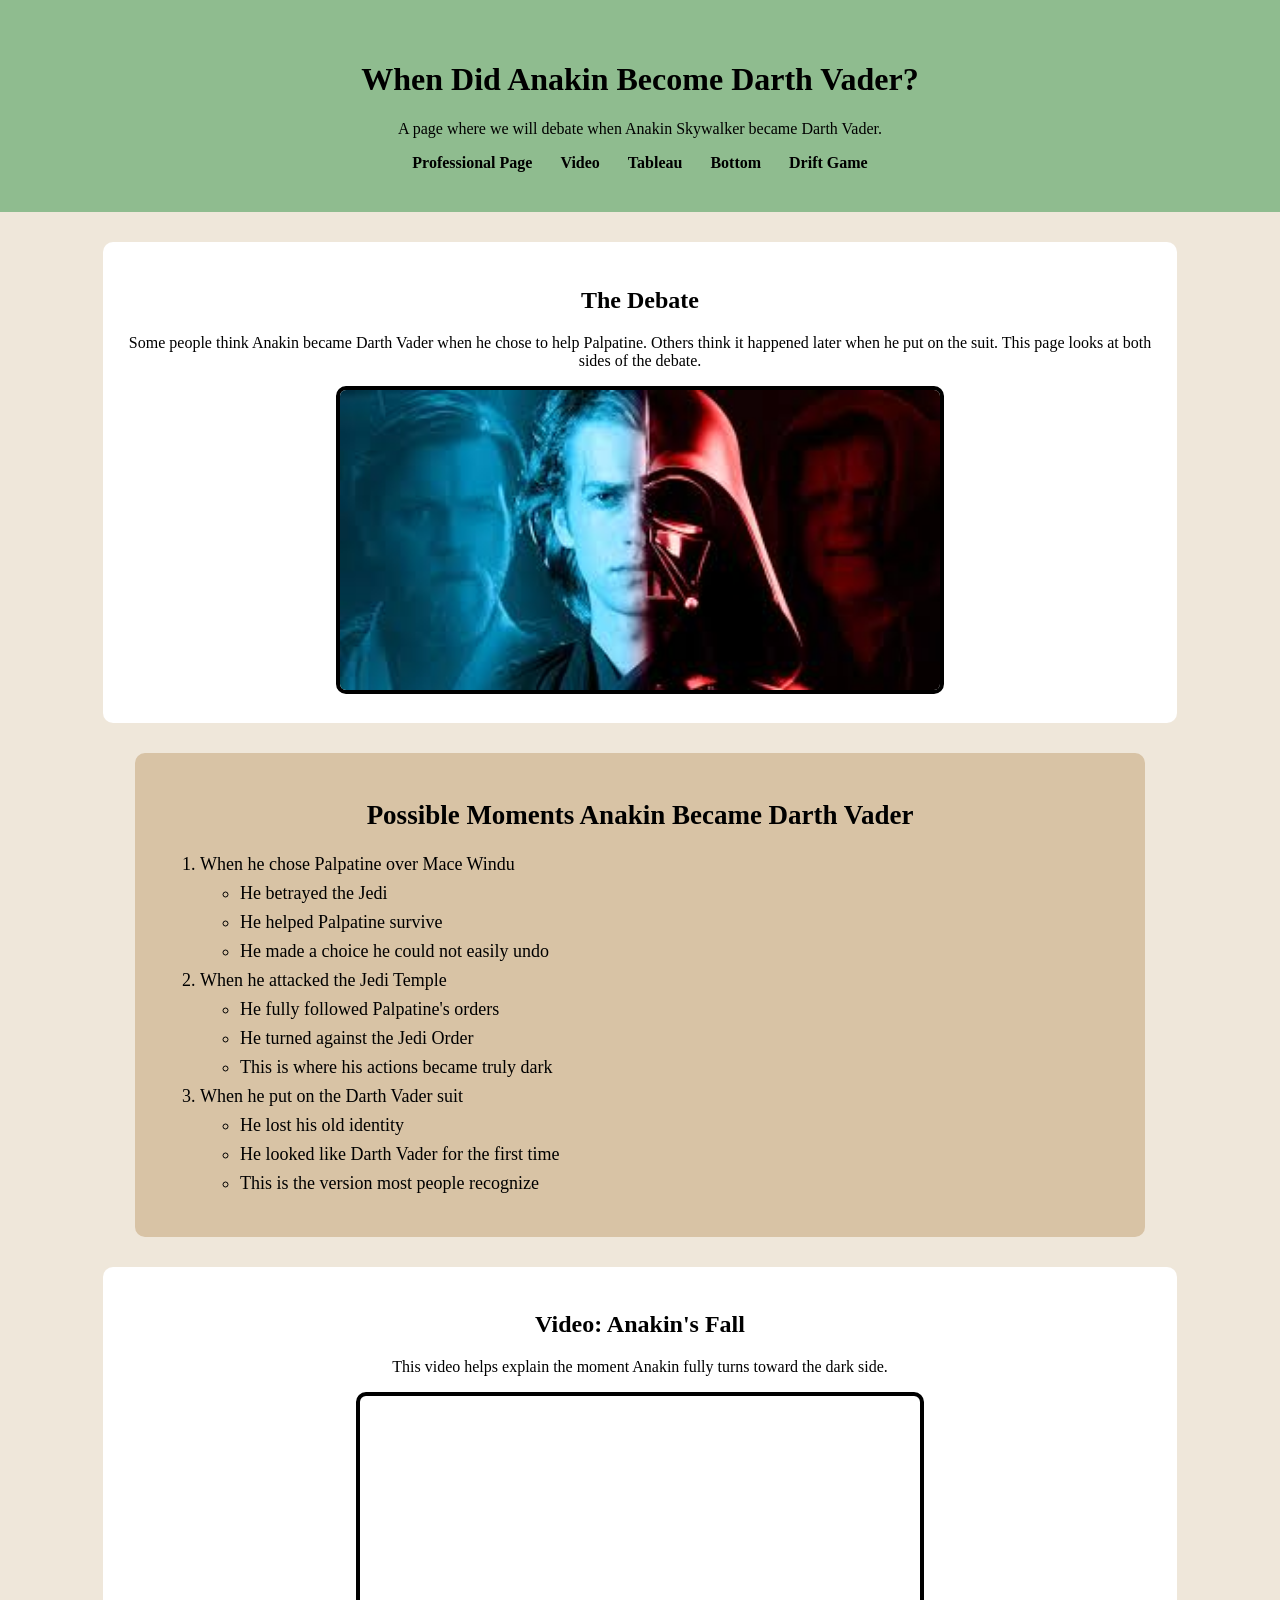
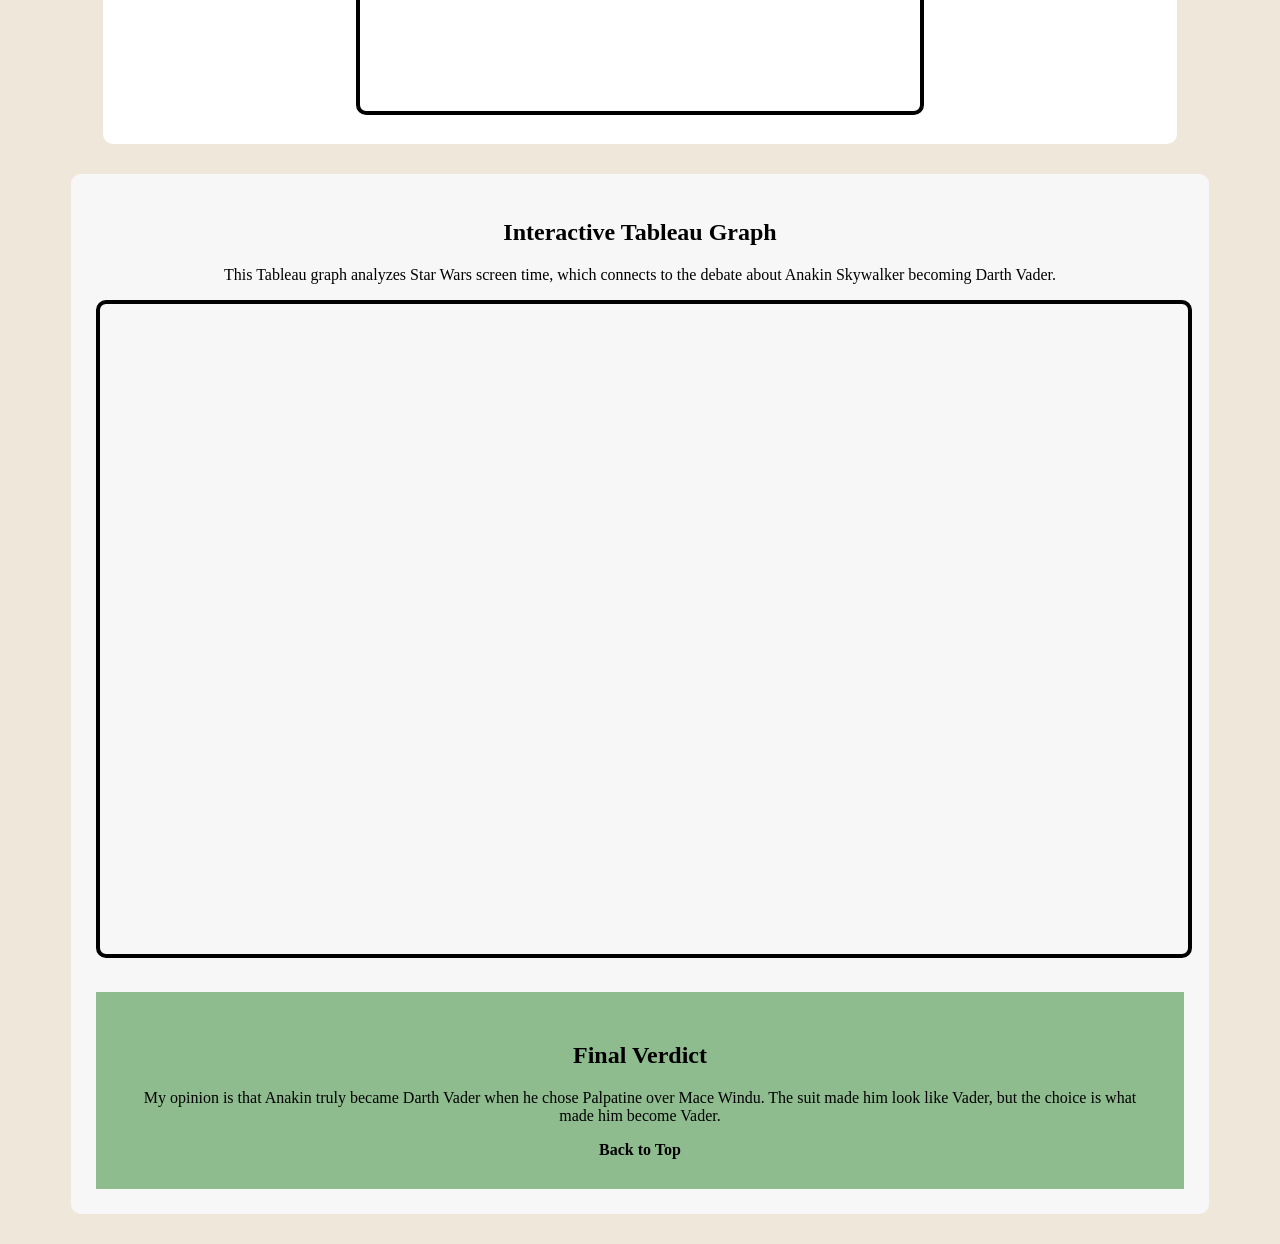
<file: index.html>
<!DOCTYPE html>
<html lang="en">
    <head>
        <meta charset="UTF-8">
        <title>When Did Anakin Become Darth Vader?</title>
        <link rel="stylesheet" href="scratch.css">
    </head>

    <body>
        <div class="header" id="top">
            <h1>When Did Anakin Become Darth Vader?</h1>
            <p>A page where we will debate when Anakin Skywalker became Darth Vader.</p>

            <nav>
    <a href="resume.html">Professional Page</a>
    <a href="#video">Video</a>
    <a href="#tableau">Tableau</a>
    <a href="#bottom">Bottom</a>
    <a href="drift.html">Drift Game</a>
</nav>
        </div>

        <div class="maincontent">
            <h2>The Debate</h2>
            <p>
                Some people think Anakin became Darth Vader when he chose to help Palpatine.
                Others think it happened later when he put on the suit. This page looks at
                both sides of the debate.
            </p>

            <img src="vader.jpg" alt="Anakin becoming Darth Vader" class="vaderimg">
        </div>

        <div class="listsection">
            <h2>Possible Moments Anakin Became Darth Vader</h2>

            <ol>
                <li>
                    When he chose Palpatine over Mace Windu
                    <ul>
                        <li>He betrayed the Jedi</li>
                        <li>He helped Palpatine survive</li>
                        <li>He made a choice he could not easily undo</li>
                    </ul>
                </li>

                <li>
                    When he attacked the Jedi Temple
                    <ul>
                        <li>He fully followed Palpatine's orders</li>
                        <li>He turned against the Jedi Order</li>
                        <li>This is where his actions became truly dark</li>
                    </ul>
                </li>

                <li>
                    When he put on the Darth Vader suit
                    <ul>
                        <li>He lost his old identity</li>
                        <li>He looked like Darth Vader for the first time</li>
                        <li>This is the version most people recognize</li>
                    </ul>
                </li>
            </ol>
        </div>
        <div class="videosection" id="video">
    <h2>Video: Anakin's Fall</h2>
    <p>
        This video helps explain the moment Anakin fully turns toward the dark side.
    </p>

    <iframe 
        width="560" 
        height="315" 
        src="https://www.youtube.com/embed/qvWv3uosN9E" 
        title="YouTube video player" 
        frameborder="0" 
        allowfullscreen>
    </iframe>
</div>
<div class="tableausection" id="tableau">
    <h2>Interactive Tableau Graph</h2>
    <p>
        This Tableau graph analyzes Star Wars screen time, which connects to the debate about
        Anakin Skywalker becoming Darth Vader.
    </p>

    <iframe 
        src="https://public.tableau.com/views/StarWars-ScreenTimeAnalysis/StarWars?:showVizHome=no&:embed=true"
        width="100%"
        height="650">
    </iframe>
    <div class="footer" id="bottom">
    <h2>Final Verdict</h2>
    <p>
        My opinion is that Anakin truly became Darth Vader when he chose Palpatine over Mace Windu.
        The suit made him look like Vader, but the choice is what made him become Vader.
    </p>

    <a href="#top">Back to Top</a>
</div>
</div>
    </body>
</html>
</file>
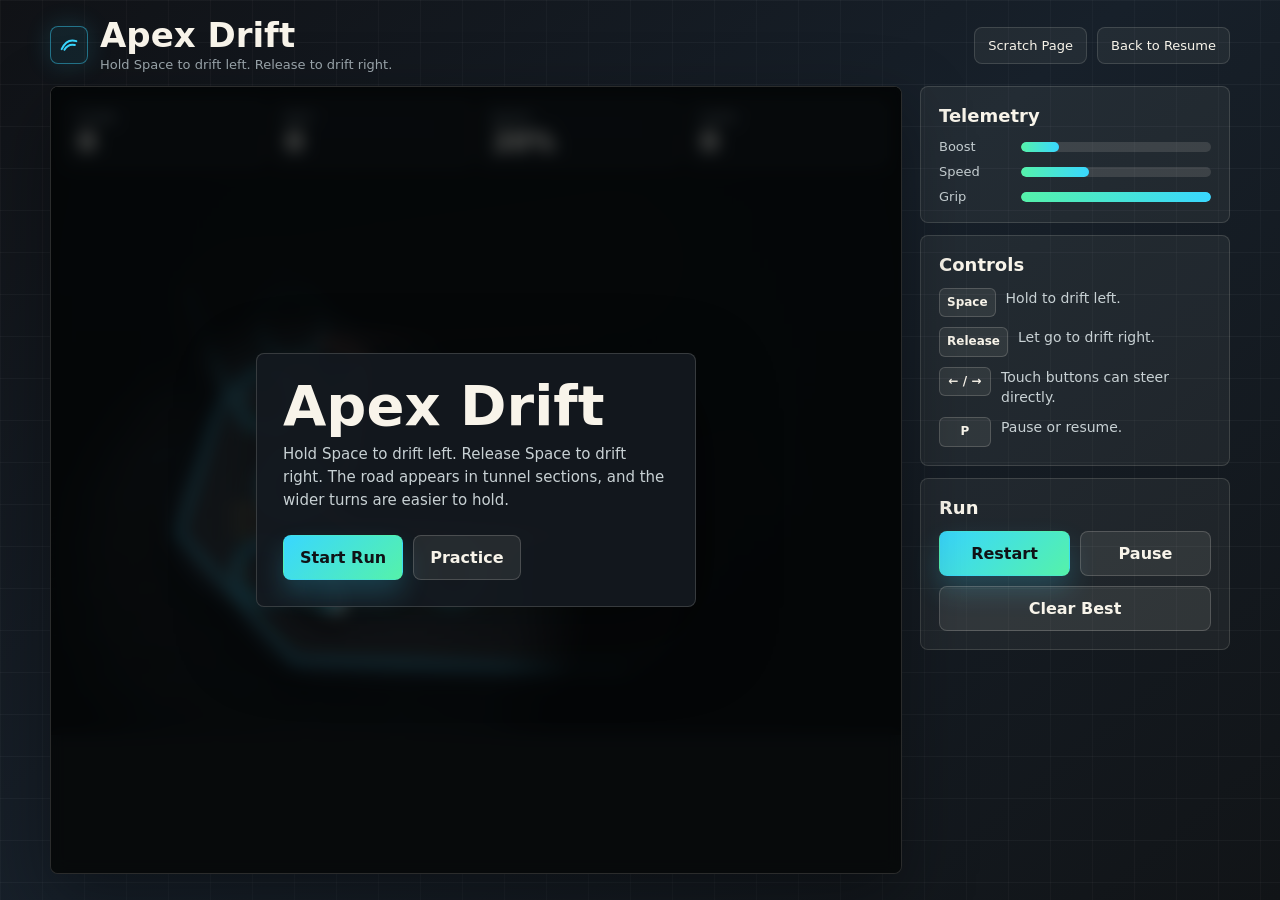
<file: drift.html>
<!DOCTYPE html>
<html lang="en">
<head>
    <meta charset="UTF-8">
    <meta name="viewport" content="width=device-width, initial-scale=1.0">
    <title>Apex Drift | Canvas Game</title>
    <style>
        * {
            box-sizing: border-box;
        }

        :root {
            --ink: #101216;
            --panel: #171c22;
            --road: #2c3138;
            --paper: #f8f4ea;
            --muted: #9da8ae;
            --line: rgba(248, 244, 234, 0.14);
            --cyan: #39d7ff;
            --mint: #55f2aa;
            --coral: #ff7a5c;
            --amber: #ffd166;
        }

        html,
        body {
            margin: 0;
            min-height: 100%;
            background: var(--ink);
            color: var(--paper);
            font-family: Inter, ui-sans-serif, system-ui, -apple-system, BlinkMacSystemFont, "Segoe UI", Arial, sans-serif;
        }

        body {
            overflow-x: hidden;
        }

        .shell {
            min-height: 100vh;
            display: grid;
            grid-template-rows: auto minmax(0, 1fr);
            background:
                linear-gradient(rgba(255, 255, 255, 0.035) 1px, transparent 1px),
                linear-gradient(90deg, rgba(255, 255, 255, 0.026) 1px, transparent 1px),
                linear-gradient(140deg, #101216 0%, #17202a 48%, #111417 100%);
            background-size: 42px 42px, 42px 42px, auto;
        }

        .topbar {
            width: min(1180px, calc(100% - 32px));
            margin: 0 auto;
            padding: 18px 0 14px;
            display: flex;
            align-items: center;
            justify-content: space-between;
            gap: 18px;
        }

        .brand {
            display: flex;
            align-items: center;
            gap: 12px;
            min-width: 0;
        }

        .mark {
            width: 38px;
            height: 38px;
            border: 1px solid rgba(57, 215, 255, 0.45);
            border-radius: 8px;
            display: grid;
            place-items: center;
            color: var(--cyan);
            background: rgba(57, 215, 255, 0.08);
            box-shadow: 0 0 26px rgba(57, 215, 255, 0.16);
            flex: 0 0 auto;
        }

        .brand-text {
            min-width: 0;
        }

        .brand h1 {
            margin: 0;
            font-size: clamp(22px, 4vw, 34px);
            line-height: 1;
            letter-spacing: 0;
        }

        .brand p {
            margin: 5px 0 0;
            color: var(--muted);
            font-size: 13px;
        }

        .top-actions {
            display: flex;
            align-items: center;
            gap: 10px;
            flex-wrap: wrap;
            justify-content: flex-end;
        }

        .back-link {
            color: var(--paper);
            text-decoration: none;
            border: 1px solid var(--line);
            border-radius: 8px;
            padding: 10px 13px;
            font-size: 13px;
            white-space: nowrap;
            background: rgba(248, 244, 234, 0.055);
        }

        .back-link:hover {
            border-color: rgba(57, 215, 255, 0.55);
            color: var(--cyan);
        }

        .stage {
            width: min(1180px, calc(100% - 32px));
            margin: 0 auto 26px;
            display: grid;
            grid-template-columns: minmax(0, 1fr) 310px;
            gap: 18px;
            min-height: 0;
        }

        .game-wrap {
            position: relative;
            min-height: 0;
            border: 1px solid var(--line);
            border-radius: 8px;
            overflow: hidden;
            background: #090b0d;
            box-shadow: 0 24px 70px rgba(0, 0, 0, 0.38);
        }

        canvas {
            display: block;
            width: 100%;
            height: min(72vh, 690px);
            min-height: 520px;
            background: #0b0f13;
        }

        .hud {
            position: absolute;
            inset: 14px 14px auto;
            display: grid;
            grid-template-columns: repeat(4, minmax(0, 1fr));
            gap: 8px;
            pointer-events: none;
        }

        .hud-item {
            min-height: 58px;
            border: 1px solid rgba(248, 244, 234, 0.12);
            border-radius: 8px;
            padding: 10px 12px;
            background: rgba(10, 14, 18, 0.72);
            backdrop-filter: blur(14px);
        }

        .hud-label {
            color: var(--muted);
            font-size: 11px;
            letter-spacing: 0;
            text-transform: uppercase;
        }

        .hud-value {
            margin-top: 4px;
            font-size: clamp(19px, 3vw, 26px);
            font-weight: 800;
            line-height: 1;
        }

        .overlay {
            position: absolute;
            inset: 0;
            display: grid;
            place-items: center;
            padding: 24px;
            background: rgba(7, 10, 12, 0.62);
            backdrop-filter: blur(8px);
        }

        .overlay.hidden {
            display: none;
        }

        .dialog {
            width: min(440px, 100%);
            border: 1px solid rgba(248, 244, 234, 0.16);
            border-radius: 8px;
            padding: 26px;
            background: rgba(20, 25, 31, 0.94);
            box-shadow: 0 28px 80px rgba(0, 0, 0, 0.42);
        }

        .dialog h2 {
            margin: 0 0 10px;
            font-size: clamp(34px, 8vw, 56px);
            line-height: 0.94;
            letter-spacing: 0;
        }

        .dialog p {
            margin: 0;
            color: #c8d1d4;
            line-height: 1.55;
            font-size: 15px;
        }

        .actions {
            display: flex;
            gap: 10px;
            flex-wrap: wrap;
            margin-top: 22px;
        }

        button {
            appearance: none;
            border: 1px solid transparent;
            border-radius: 8px;
            padding: 12px 16px;
            min-height: 44px;
            cursor: pointer;
            color: var(--ink);
            background: var(--paper);
            font: inherit;
            font-weight: 800;
        }

        button:hover {
            transform: translateY(-1px);
        }

        .primary {
            background: linear-gradient(135deg, var(--cyan), var(--mint));
            box-shadow: 0 14px 28px rgba(57, 215, 255, 0.20);
        }

        .secondary {
            color: var(--paper);
            background: rgba(248, 244, 234, 0.08);
            border-color: rgba(248, 244, 234, 0.18);
        }

        .control-pad {
            position: absolute;
            left: 14px;
            right: 14px;
            bottom: 14px;
            display: none;
            grid-template-columns: 1fr 1fr;
            gap: 10px;
        }

        .touch-btn {
            color: var(--paper);
            background: rgba(10, 14, 18, 0.74);
            border-color: rgba(248, 244, 234, 0.16);
            backdrop-filter: blur(12px);
            font-size: 22px;
            padding: 15px;
            touch-action: none;
        }

        .side {
            display: grid;
            align-content: start;
            gap: 12px;
        }

        .panel {
            border: 1px solid var(--line);
            border-radius: 8px;
            background: rgba(248, 244, 234, 0.055);
            padding: 18px;
        }

        .panel h2 {
            margin: 0 0 13px;
            font-size: 18px;
        }

        .readout {
            display: grid;
            gap: 10px;
        }

        .meter-row {
            display: grid;
            grid-template-columns: 72px 1fr;
            align-items: center;
            gap: 10px;
            color: #c8d1d4;
            font-size: 13px;
        }

        .meter {
            height: 10px;
            border-radius: 999px;
            overflow: hidden;
            background: rgba(248, 244, 234, 0.12);
        }

        .meter span {
            display: block;
            height: 100%;
            width: 0%;
            border-radius: inherit;
            background: linear-gradient(90deg, var(--mint), var(--cyan));
        }

        .tips {
            display: grid;
            gap: 10px;
            color: #c8d1d4;
            font-size: 14px;
            line-height: 1.45;
        }

        .tip {
            display: flex;
            gap: 10px;
            align-items: flex-start;
        }

        .key {
            min-width: 52px;
            text-align: center;
            color: var(--paper);
            border: 1px solid rgba(248, 244, 234, 0.18);
            border-radius: 6px;
            padding: 5px 7px;
            background: rgba(248, 244, 234, 0.07);
            font-size: 12px;
            font-weight: 800;
        }

        .panel-actions {
            display: grid;
            grid-template-columns: 1fr 1fr;
            gap: 10px;
        }

        .full {
            grid-column: 1 / -1;
        }

        @media (max-width: 920px) {
            .stage {
                grid-template-columns: 1fr;
            }

            .side {
                grid-template-columns: repeat(2, minmax(0, 1fr));
            }
        }

        @media (max-width: 680px) {
            .topbar {
                width: min(100% - 22px, 1180px);
                align-items: flex-start;
            }

            .stage {
                width: min(100% - 22px, 1180px);
            }

            .brand p {
                display: none;
            }

            canvas {
                height: calc(100vh - 112px);
                min-height: 540px;
            }

            .hud {
                grid-template-columns: repeat(2, minmax(0, 1fr));
            }

            .hud-item {
                min-height: 52px;
                padding: 9px 10px;
            }

            .side {
                grid-template-columns: 1fr;
            }

            .control-pad {
                display: grid;
            }
        }

        @media (max-width: 430px) {
            .topbar {
                gap: 10px;
            }

            .mark {
                display: none;
            }

            .back-link {
                padding: 9px 10px;
                font-size: 12px;
            }
        }
    </style>
</head>
<body>
    <div class="shell">
        <header class="topbar">
            <div class="brand" aria-label="Apex Drift">
                <div class="mark" aria-hidden="true">
                    <svg width="22" height="22" viewBox="0 0 24 24" fill="none">
                        <path d="M4 16.5C8.5 7 14.6 6 20 7.8" stroke="currentColor" stroke-width="2.2" stroke-linecap="round"/>
                        <path d="M7 17.2C10.4 11.7 14.2 11 18.4 12.1" stroke="currentColor" stroke-width="2.2" stroke-linecap="round"/>
                    </svg>
                </div>
                <div class="brand-text">
                    <h1>Apex Drift</h1>
                    <p>Hold Space to drift left. Release to drift right.</p>
                </div>
            </div>
            <nav class="top-actions" aria-label="Page links">
                <a class="back-link" href="index.html">Scratch Page</a>
                <a class="back-link" href="resume.html">Back to Resume</a>
            </nav>
        </header>

        <main class="stage">
            <section class="game-wrap" aria-label="Apex Drift game">
                <canvas id="gameCanvas"></canvas>

                <div class="hud" aria-live="polite">
                    <div class="hud-item">
                        <div class="hud-label">Score</div>
                        <div id="scoreStat" class="hud-value">0</div>
                    </div>
                    <div class="hud-item">
                        <div class="hud-label">Best</div>
                        <div id="bestStat" class="hud-value">0</div>
                    </div>
                    <div class="hud-item">
                        <div class="hud-label">Boost</div>
                        <div id="boostStat" class="hud-value">0%</div>
                    </div>
                    <div class="hud-item">
                        <div class="hud-label">Gates</div>
                        <div id="gateStat" class="hud-value">0</div>
                    </div>
                </div>

                <div class="control-pad" aria-label="Touch controls">
                    <button id="leftTouch" class="touch-btn" type="button" aria-label="Drift left">&#8592;</button>
                    <button id="rightTouch" class="touch-btn" type="button" aria-label="Drift right">&#8594;</button>
                </div>

                <div id="overlay" class="overlay">
                    <div class="dialog">
                        <h2 id="overlayTitle">Apex Drift</h2>
                        <p id="overlayText">Hold Space to drift left. Release Space to drift right. The road appears in tunnel sections, and the wider turns are easier to hold.</p>
                        <div class="actions">
                            <button id="startBtn" class="primary" type="button">Start Run</button>
                            <button id="practiceBtn" class="secondary" type="button">Practice</button>
                        </div>
                    </div>
                </div>
            </section>

            <aside class="side">
                <section class="panel">
                    <h2>Telemetry</h2>
                    <div class="readout">
                        <div class="meter-row">
                            <span>Boost</span>
                            <div class="meter"><span id="boostMeter"></span></div>
                        </div>
                        <div class="meter-row">
                            <span>Speed</span>
                            <div class="meter"><span id="speedMeter"></span></div>
                        </div>
                        <div class="meter-row">
                            <span>Grip</span>
                            <div class="meter"><span id="gripMeter"></span></div>
                        </div>
                    </div>
                </section>

                <section class="panel">
                    <h2>Controls</h2>
                    <div class="tips">
                        <div class="tip"><span class="key">Space</span><span>Hold to drift left.</span></div>
                        <div class="tip"><span class="key">Release</span><span>Let go to drift right.</span></div>
                        <div class="tip"><span class="key">&#8592; / &#8594;</span><span>Touch buttons can steer directly.</span></div>
                        <div class="tip"><span class="key">P</span><span>Pause or resume.</span></div>
                    </div>
                </section>

                <section class="panel">
                    <h2>Run</h2>
                    <div class="panel-actions">
                        <button id="restartBtn" class="primary" type="button">Restart</button>
                        <button id="pauseBtn" class="secondary" type="button">Pause</button>
                        <button id="clearBtn" class="secondary full" type="button">Clear Best</button>
                    </div>
                </section>
            </aside>
        </main>
    </div>

    <script>
        const canvas = document.getElementById("gameCanvas");
        const ctx = canvas.getContext("2d");

        const overlay = document.getElementById("overlay");
        const overlayTitle = document.getElementById("overlayTitle");
        const overlayText = document.getElementById("overlayText");
        const startBtn = document.getElementById("startBtn");
        const practiceBtn = document.getElementById("practiceBtn");
        const restartBtn = document.getElementById("restartBtn");
        const pauseBtn = document.getElementById("pauseBtn");
        const clearBtn = document.getElementById("clearBtn");
        const leftTouch = document.getElementById("leftTouch");
        const rightTouch = document.getElementById("rightTouch");

        const scoreStat = document.getElementById("scoreStat");
        const bestStat = document.getElementById("bestStat");
        const boostStat = document.getElementById("boostStat");
        const gateStat = document.getElementById("gateStat");
        const boostMeter = document.getElementById("boostMeter");
        const speedMeter = document.getElementById("speedMeter");
        const gripMeter = document.getElementById("gripMeter");

        let width = 960;
        let height = 640;
        let dpr = 1;
        let lastTime = 0;
        let mode = "ready";
        let practice = false;
        let shake = 0;
        let steerInput = 0;
        let visualDistance = 0;
        let keys = {};

        let roadWidth = 110;
        const storageKey = "apexDriftBest";

        let best = Number(localStorage.getItem(storageKey)) || 0;
        let player;
        let track;
        let gates;
        let sparks;
        let score;
        let gateCount;

        function resize() {
            const rect = canvas.getBoundingClientRect();
            width = rect.width;
            height = rect.height;
            dpr = window.devicePixelRatio || 1;
            canvas.width = Math.floor(width * dpr);
            canvas.height = Math.floor(height * dpr);
            ctx.setTransform(dpr, 0, 0, dpr, 0, 0);
            createTrack();
        }

        function clamp(value, min, max) {
            return Math.max(min, Math.min(max, value));
        }

        function lerp(a, b, t) {
            return a + (b - a) * t;
        }

        function createTrack() {
            roadWidth = clamp(Math.min(width, height) * 0.22, 118, 170);
            const pad = roadWidth * 0.72 + 28;
            const left = pad;
            const right = width - pad;
            const top = Math.max(118, pad + 44);
            const bottom = height - pad;
            const midX = width / 2;
            const midY = height / 2 + 16;

            track = {
                points: [
                    { x: midX - width * 0.18, y: bottom - 10 },
                    { x: left + width * 0.08, y: bottom - height * 0.13 },
                    { x: left + width * 0.12, y: midY + height * 0.02 },
                    { x: midX - width * 0.21, y: midY - height * 0.08 },
                    { x: left + width * 0.08, y: top + height * 0.08 },
                    { x: midX + width * 0.16, y: top },
                    { x: right - width * 0.08, y: top + height * 0.15 },
                    { x: right - width * 0.16, y: midY + height * 0.02 },
                    { x: right - width * 0.04, y: bottom - height * 0.16 },
                    { x: midX + width * 0.15, y: bottom - 2 }
                ]
            };
        }

        function segmentPoint(a, b, t, offset) {
            const dx = b.x - a.x;
            const dy = b.y - a.y;
            const length = Math.hypot(dx, dy) || 1;
            return {
                x: lerp(a.x, b.x, t) + (-dy / length) * offset,
                y: lerp(a.y, b.y, t) + (dx / length) * offset
            };
        }

        function closestTrackDistance(x, y) {
            let bestDistance = Infinity;
            const points = track.points;

            for (let i = 0; i < points.length; i++) {
                const a = points[i];
                const b = points[(i + 1) % points.length];
                const dx = b.x - a.x;
                const dy = b.y - a.y;
                const lengthSq = dx * dx + dy * dy || 1;
                const t = clamp(((x - a.x) * dx + (y - a.y) * dy) / lengthSq, 0, 1);
                const px = a.x + dx * t;
                const py = a.y + dy * t;
                bestDistance = Math.min(bestDistance, Math.hypot(x - px, y - py));
            }

            return bestDistance;
        }

        function distanceToSegment(x, y, a, b) {
            const dx = b.x - a.x;
            const dy = b.y - a.y;
            const lengthSq = dx * dx + dy * dy || 1;
            const t = clamp(((x - a.x) * dx + (y - a.y) * dy) / lengthSq, 0, 1);
            const px = a.x + dx * t;
            const py = a.y + dy * t;
            return Math.hypot(x - px, y - py);
        }

        function edgeRatio() {
            return closestTrackDistance(player.x, player.y) / (roadWidth / 2 - player.radius + 34);
        }

        function createGates() {
            gates = [];
            const points = track.points;

            for (let i = 0; i < points.length; i++) {
                const a = points[i];
                const b = points[(i + 1) % points.length];
                const point = segmentPoint(a, b, 0.54, (i % 2 === 0 ? -1 : 1) * roadWidth * 0.18);
                gates.push({
                    x: point.x,
                    y: point.y,
                    radius: 31,
                    hit: false,
                    phase: Math.random() * Math.PI * 2
                });
            }
        }

        function resetGame(nextPractice) {
            practice = Boolean(nextPractice);
            createTrack();
            createGates();
            sparks = [];
            score = 0;
            gateCount = 0;
            shake = 0;
            steerInput = 0;
            visualDistance = 0;
            const startPoint = segmentPoint(track.points[0], track.points[1], 0.12, 0);
            const startTarget = segmentPoint(track.points[0], track.points[1], 0.8, 0);
            player = {
                x: startPoint.x,
                y: startPoint.y,
                speed: practice ? 120 : 138,
                maxSpeed: practice ? 185 : 215,
                steer: 0,
                angle: Math.atan2(startTarget.y - startPoint.y, startTarget.x - startPoint.x),
                boost: practice ? 65 : 20,
                boosting: 0,
                radius: 17,
                alive: true
            };
            updateStats();
            updateMeters();
        }

        function start(nextPractice) {
            resetGame(nextPractice);
            mode = "running";
            pauseBtn.textContent = "Pause";
            overlay.classList.add("hidden");
        }

        function endRun() {
            if (practice) {
                start(true);
                return;
            }

            mode = "over";
            if (score > best) {
                best = score;
                localStorage.setItem(storageKey, String(best));
            }
            updateStats();
            overlayTitle.textContent = "Run Complete";
            overlayText.textContent = "Score " + score + " with " + gateCount + " gates cleared. Start another run and follow the road as it appears from the tunnel.";
            startBtn.textContent = "Restart";
            practiceBtn.textContent = "Practice";
            overlay.classList.remove("hidden");
        }

        function togglePause() {
            if (mode === "running") {
                mode = "paused";
                pauseBtn.textContent = "Resume";
                overlayTitle.textContent = "Paused";
                overlayText.textContent = "Take a breath. Resume when you are ready to get back on the track.";
                startBtn.textContent = "Resume";
                practiceBtn.textContent = "Restart";
                overlay.classList.remove("hidden");
            } else if (mode === "paused") {
                mode = "running";
                pauseBtn.textContent = "Pause";
                overlay.classList.add("hidden");
            }
        }

        function updateStats() {
            scoreStat.textContent = score.toLocaleString();
            bestStat.textContent = best.toLocaleString();
            boostStat.textContent = Math.floor(player ? player.boost : 0) + "%";
            gateStat.textContent = gateCount;
        }

        function updateMeters() {
            if (!player) return;
            boostMeter.style.width = clamp(player.boost, 0, 100) + "%";
            speedMeter.style.width = clamp((player.speed - 95) / (player.maxSpeed - 95) * 100, 0, 100) + "%";
            gripMeter.style.width = clamp((1 - edgeRatio()) * 100, 0, 100) + "%";
        }

        function spawnSpark(x, y, amount, color) {
            for (let i = 0; i < amount; i++) {
                sparks.push({
                    x,
                    y,
                    vx: (Math.random() - 0.5) * 180,
                    vy: (Math.random() - 0.5) * 180,
                    life: 0.35 + Math.random() * 0.4,
                    size: 2 + Math.random() * 4,
                    color
                });
            }
        }

        function readInput() {
            if (steerInput) return steerInput;
            return keys[" "] || keys.space ? -1 : 1;
        }

        function update(dt) {
            if (mode !== "running") return;

            const input = readInput();
            const driftingLeft = input < 0;

            player.boosting = driftingLeft ? 1 : Math.max(0, player.boosting - dt * 4);

            const speedTarget = player.maxSpeed + (player.boost > 85 ? 18 : 0);
            player.speed = lerp(player.speed, speedTarget, dt * 1.4);
            player.steer = lerp(player.steer, input, dt * 9);
            player.angle += player.steer * (practice ? 1.75 : 2.05) * dt;
            player.x += Math.cos(player.angle) * player.speed * dt;
            player.y += Math.sin(player.angle) * player.speed * dt;
            visualDistance += player.speed * dt;

            const grip = edgeRatio();

            if (grip > 0.62 && grip < 1) {
                player.boost = clamp(player.boost + dt * 20, 0, 100);
                if (Math.random() < 0.22) {
                    spawnSpark(player.x, player.y, 1, "#55f2aa");
                }
            }

            if (grip > 1) {
                shake = 18;
                spawnSpark(player.x, player.y, 28, "#ff7a5c");
                endRun();
                return;
            }

            for (const gate of gates) {
                if (gate.hit) continue;
                const dx = player.x - gate.x;
                const dy = player.y - gate.y;
                if (Math.hypot(dx, dy) < gate.radius + player.radius) {
                    gate.hit = true;
                    gateCount++;
                    score += 650 + Math.floor(player.speed);
                    player.boost = clamp(player.boost + 16, 0, 100);
                    spawnSpark(gate.x, gate.y, 18, "#39d7ff");
                }
            }

            for (const spark of sparks) {
                spark.x += spark.vx * dt;
                spark.y += spark.vy * dt;
                spark.life -= dt;
            }
            sparks = sparks.filter(spark => spark.life > 0);

            shake = Math.max(0, shake - dt * 42);
            score += Math.floor(dt * player.speed * (driftingLeft ? 1.35 : 1.15));
            updateStats();
            updateMeters();
        }

        function drawBackground() {
            const sky = ctx.createLinearGradient(0, 0, 0, height);
            sky.addColorStop(0, "#101b26");
            sky.addColorStop(0.52, "#111417");
            sky.addColorStop(1, "#090b0d");
            ctx.fillStyle = sky;
            ctx.fillRect(0, 0, width, height);

            const horizon = height * 0.42;
            ctx.save();
            ctx.strokeStyle = "rgba(57, 215, 255, 0.12)";
            ctx.lineWidth = 1;
            const cameraFlow = visualDistance % 46;
            for (let y = horizon; y < height + 80; y += 46) {
                ctx.beginPath();
                ctx.moveTo(0, y + cameraFlow);
                ctx.lineTo(width, y + cameraFlow);
                ctx.stroke();
            }
            for (let x = -width; x < width * 2; x += 92) {
                ctx.beginPath();
                ctx.moveTo(width / 2, horizon);
                ctx.lineTo(x - visualDistance * 0.18, height);
                ctx.stroke();
            }
            ctx.restore();

            ctx.save();
            ctx.globalAlpha = 0.55;
            for (let i = 0; i < 28; i++) {
                const x = (i * 139 + 47) % width;
                const y = (i * 73) % (height * 0.48);
                ctx.fillStyle = i % 3 === 0 ? "#39d7ff" : i % 3 === 1 ? "#ffd166" : "#f8f4ea";
                ctx.fillRect(x, y, 2, 2);
            }
            ctx.restore();
        }

        function offsetTrackPoints(offset) {
            const points = track.points;
            return points.map((point, index) => {
                const prev = points[(index - 1 + points.length) % points.length];
                const next = points[(index + 1) % points.length];
                const inDx = point.x - prev.x;
                const inDy = point.y - prev.y;
                const outDx = next.x - point.x;
                const outDy = next.y - point.y;
                const inLen = Math.hypot(inDx, inDy) || 1;
                const outLen = Math.hypot(outDx, outDy) || 1;
                const nx = (-inDy / inLen) + (-outDy / outLen);
                const ny = (inDx / inLen) + (outDx / outLen);
                const nLen = Math.hypot(nx, ny) || 1;

                return {
                    x: point.x + (nx / nLen) * offset,
                    y: point.y + (ny / nLen) * offset
                };
            });
        }

        function revealAlphaForSegment(a, b) {
            if (!player) return 1;
            const reveal = Math.max(235, Math.min(width, height) * 0.5);
            const fade = 150;
            const distance = distanceToSegment(player.x, player.y, a, b);
            return clamp((reveal - distance) / fade, 0, 1);
        }

        function strokeTrack(offset, color, widthValue, dash) {
            const points = offsetTrackPoints(offset);

            ctx.save();
            ctx.strokeStyle = color;
            ctx.lineWidth = widthValue;
            ctx.lineCap = "round";
            ctx.lineJoin = "round";
            if (dash) {
                ctx.setLineDash(dash);
                ctx.lineDashOffset = -visualDistance * 0.35;
            }

            for (let i = 0; i < points.length; i++) {
                const a = points[i];
                const b = points[(i + 1) % points.length];
                const alpha = revealAlphaForSegment(a, b);
                if (alpha <= 0) continue;

                ctx.globalAlpha = alpha;
                ctx.beginPath();
                ctx.moveTo(a.x, a.y);
                ctx.lineTo(b.x, b.y);
                ctx.stroke();
            }

            ctx.restore();
        }

        function drawRoad() {
            ctx.save();
            ctx.shadowColor = "rgba(0, 0, 0, 0.48)";
            ctx.shadowBlur = 26;
            ctx.shadowOffsetY = 12;
            strokeTrack(0, "#111820", roadWidth + 28);
            ctx.restore();

            strokeTrack(0, "#2c3138", roadWidth);
            strokeTrack(0, "rgba(248, 244, 234, 0.14)", 2, [18, 18]);
            strokeTrack(-roadWidth / 2, "#39d7ff", 4);
            strokeTrack(roadWidth / 2, "#ff7a5c", 4);
            strokeTrack(-roadWidth / 2 + 24, "rgba(248,244,234,0.18)", 2, [8, 16]);
            strokeTrack(roadWidth / 2 - 24, "rgba(248,244,234,0.18)", 2, [8, 16]);

            ctx.save();
            ctx.strokeStyle = "rgba(255, 209, 102, 0.62)";
            ctx.lineWidth = 3;
            ctx.lineCap = "round";
            for (const point of track.points) {
                const distance = Math.hypot(player.x - point.x, player.y - point.y);
                ctx.globalAlpha = clamp((300 - distance) / 150, 0, 0.8);
                if (ctx.globalAlpha <= 0) continue;

                for (let i = -1; i <= 1; i++) {
                    ctx.beginPath();
                    ctx.moveTo(point.x - 18, point.y + i * 13);
                    ctx.lineTo(point.x + 18, point.y + i * 13);
                    ctx.stroke();
                }
            }
            ctx.restore();
        }

        function drawSpeedLines() {
            if (mode !== "running") return;

            ctx.save();
            ctx.globalAlpha = clamp(player.speed / player.maxSpeed - 0.45, 0, 0.42);
            ctx.strokeStyle = player.steer < 0 ? "rgba(57, 215, 255, 0.75)" : "rgba(255, 122, 92, 0.72)";
            ctx.lineWidth = 2;

            const angle = player.angle + Math.PI;
            for (let i = 0; i < 18; i++) {
                const spread = (i - 8.5) * 18;
                const length = 28 + (i % 5) * 11;
                const startX = player.x + Math.cos(player.angle + Math.PI / 2) * spread;
                const startY = player.y + Math.sin(player.angle + Math.PI / 2) * spread;

                ctx.beginPath();
                ctx.moveTo(startX, startY);
                ctx.lineTo(startX + Math.cos(angle) * length, startY + Math.sin(angle) * length);
                ctx.stroke();
            }

            ctx.restore();
        }

        function drawGates() {
            for (const gate of gates) {
                if (gate.hit) continue;
                const distance = Math.hypot(player.x - gate.x, player.y - gate.y);
                const alpha = clamp((330 - distance) / 130, 0, 1);
                if (alpha <= 0) continue;

                gate.phase += 0.05;
                const pulse = Math.sin(gate.phase) * 3;

                ctx.save();
                ctx.globalAlpha = alpha;
                ctx.translate(gate.x, gate.y);
                ctx.shadowColor = "rgba(57, 215, 255, 0.75)";
                ctx.shadowBlur = 18;
                ctx.strokeStyle = "#39d7ff";
                ctx.lineWidth = 4;
                ctx.beginPath();
                ctx.arc(0, 0, gate.radius + pulse, 0, Math.PI * 2);
                ctx.stroke();
                ctx.shadowBlur = 0;
                ctx.strokeStyle = "rgba(248, 244, 234, 0.75)";
                ctx.lineWidth = 1;
                ctx.beginPath();
                ctx.moveTo(-gate.radius - 6, 0);
                ctx.lineTo(gate.radius + 6, 0);
                ctx.stroke();
                ctx.restore();
            }
        }

        function drawTunnelFog() {
            const reveal = Math.max(210, Math.min(width, height) * 0.42);
            const gradient = ctx.createRadialGradient(player.x, player.y, reveal * 0.42, player.x, player.y, reveal);
            gradient.addColorStop(0, "rgba(0,0,0,0)");
            gradient.addColorStop(0.58, "rgba(0,0,0,0.18)");
            gradient.addColorStop(1, "rgba(0,0,0,0.88)");

            ctx.save();
            ctx.fillStyle = gradient;
            ctx.fillRect(0, 0, width, height);
            ctx.restore();
        }

        function drawSparks() {
            for (const spark of sparks) {
                ctx.save();
                ctx.globalAlpha = clamp(spark.life, 0, 1);
                ctx.fillStyle = spark.color;
                ctx.shadowColor = spark.color;
                ctx.shadowBlur = 10;
                ctx.beginPath();
                ctx.arc(spark.x, spark.y, spark.size, 0, Math.PI * 2);
                ctx.fill();
                ctx.restore();
            }
        }

        function drawCar() {
            ctx.save();
            ctx.translate(player.x, player.y);
            ctx.rotate(player.angle + Math.PI / 2);
            ctx.shadowColor = "rgba(0, 0, 0, 0.5)";
            ctx.shadowBlur = 20;
            ctx.shadowOffsetY = 11;

            ctx.fillStyle = "rgba(0, 0, 0, 0.28)";
            ctx.beginPath();
            ctx.ellipse(0, 14, 22, 32, 0, 0, Math.PI * 2);
            ctx.fill();

            ctx.shadowBlur = 0;
            ctx.fillStyle = "#ecf8ff";
            ctx.beginPath();
            ctx.moveTo(0, -36);
            ctx.bezierCurveTo(18, -31, 23, -15, 21, 4);
            ctx.bezierCurveTo(20, 25, 13, 38, 0, 41);
            ctx.bezierCurveTo(-13, 38, -20, 25, -21, 4);
            ctx.bezierCurveTo(-23, -15, -18, -31, 0, -36);
            ctx.closePath();
            ctx.fill();

            ctx.fillStyle = player.boosting > 0 ? "#55f2aa" : "#39d7ff";
            ctx.beginPath();
            ctx.moveTo(0, -30);
            ctx.bezierCurveTo(12, -27, 16, -13, 15, 1);
            ctx.bezierCurveTo(14, 16, 9, 27, 0, 30);
            ctx.bezierCurveTo(-9, 27, -14, 16, -15, 1);
            ctx.bezierCurveTo(-16, -13, -12, -27, 0, -30);
            ctx.closePath();
            ctx.fill();

            ctx.fillStyle = "#111820";
            ctx.beginPath();
            ctx.roundRect(-10, -13, 20, 25, 6);
            ctx.fill();

            ctx.fillStyle = "#ffd166";
            ctx.fillRect(-14, -25, 7, 4);
            ctx.fillRect(7, -25, 7, 4);

            if (player.boosting > 0) {
                ctx.fillStyle = "rgba(85, 242, 170, 0.8)";
                ctx.beginPath();
                ctx.moveTo(-8, 36);
                ctx.lineTo(0, 58 + Math.random() * 15);
                ctx.lineTo(8, 36);
                ctx.closePath();
                ctx.fill();
            }

            ctx.restore();
        }

        function drawVignette() {
            const gradient = ctx.createRadialGradient(width / 2, height / 2, height * 0.2, width / 2, height / 2, height * 0.75);
            gradient.addColorStop(0, "rgba(0,0,0,0)");
            gradient.addColorStop(1, "rgba(0,0,0,0.42)");
            ctx.fillStyle = gradient;
            ctx.fillRect(0, 0, width, height);
        }

        function draw() {
            ctx.save();
            if (shake) {
                ctx.translate((Math.random() - 0.5) * shake, (Math.random() - 0.5) * shake);
            }
            drawBackground();
            drawRoad();
            drawGates();
            drawSparks();
            drawSpeedLines();
            drawCar();
            drawTunnelFog();
            drawVignette();
            ctx.restore();
        }

        function loop(time) {
            if (!lastTime) lastTime = time;
            const dt = Math.min(0.033, (time - lastTime) / 1000);
            lastTime = time;
            update(dt);
            draw();
            requestAnimationFrame(loop);
        }

        function bindTouch(button, value) {
            button.addEventListener("pointerdown", event => {
                event.preventDefault();
                steerInput = value;
                button.setPointerCapture(event.pointerId);
            });
            button.addEventListener("pointerup", () => {
                steerInput = 0;
            });
            button.addEventListener("pointercancel", () => {
                steerInput = 0;
            });
        }

        window.addEventListener("resize", resize);
        window.addEventListener("keydown", event => {
            const key = event.key.toLowerCase();
            keys[key] = true;
            keys[event.code.toLowerCase()] = true;

            if (key === " " || key === "space" || event.code.toLowerCase() === "space") {
                event.preventDefault();
            }
            if (key === "p") togglePause();
            if (key === "enter" && mode !== "running") {
                if (mode === "paused") togglePause();
                else start(false);
            }
        });

        window.addEventListener("keyup", event => {
            keys[event.key.toLowerCase()] = false;
            keys[event.code.toLowerCase()] = false;
        });

        startBtn.addEventListener("click", () => {
            if (mode === "paused") togglePause();
            else start(false);
        });
        practiceBtn.addEventListener("click", () => start(mode === "paused" ? false : true));
        restartBtn.addEventListener("click", () => start(practice));
        pauseBtn.addEventListener("click", togglePause);
        clearBtn.addEventListener("click", () => {
            best = 0;
            localStorage.removeItem(storageKey);
            updateStats();
        });

        bindTouch(leftTouch, -1);
        bindTouch(rightTouch, 1);

        if (!CanvasRenderingContext2D.prototype.roundRect) {
            CanvasRenderingContext2D.prototype.roundRect = function (x, y, w, h, r) {
                const radius = Math.min(r, w / 2, h / 2);
                this.beginPath();
                this.moveTo(x + radius, y);
                this.arcTo(x + w, y, x + w, y + h, radius);
                this.arcTo(x + w, y + h, x, y + h, radius);
                this.arcTo(x, y + h, x, y, radius);
                this.arcTo(x, y, x + w, y, radius);
                this.closePath();
                return this;
            };
        }

        resize();
        resetGame(false);
        bestStat.textContent = best.toLocaleString();
        requestAnimationFrame(loop);
    </script>
</body>
</html>
</file>
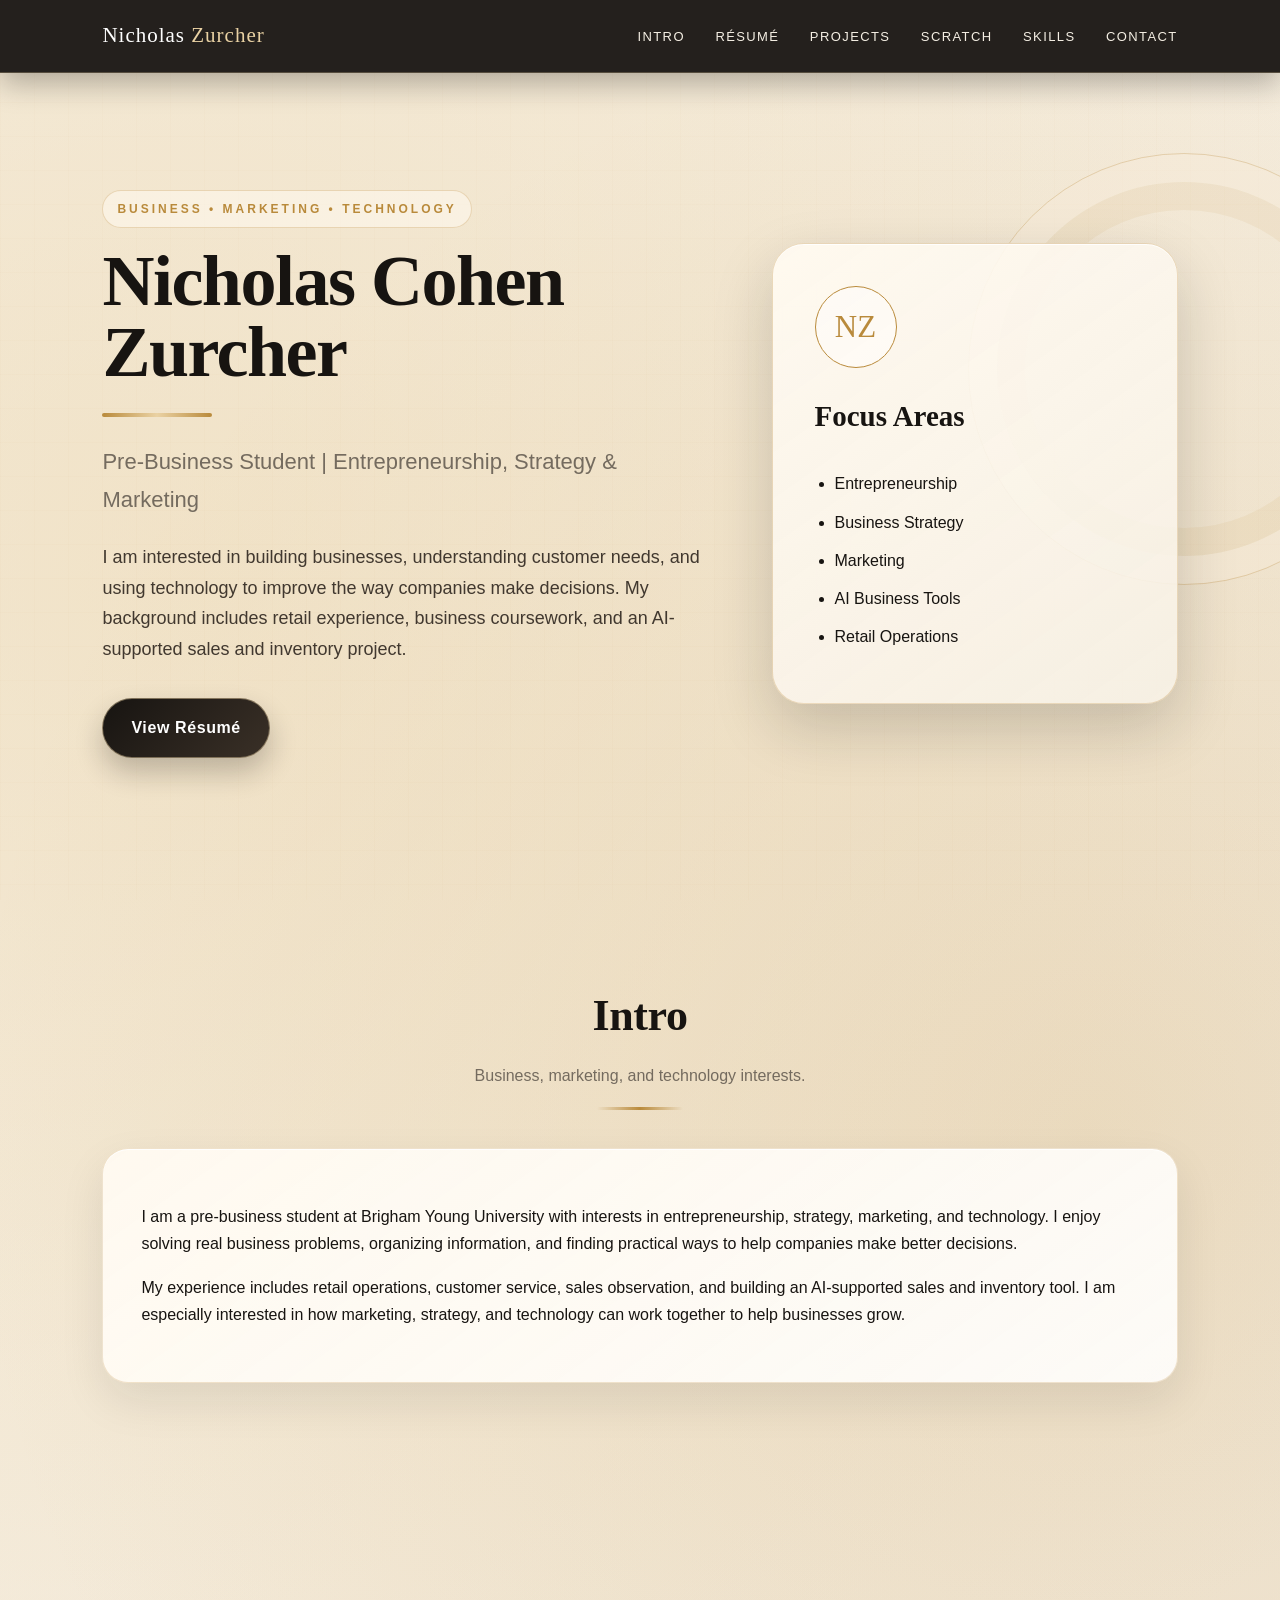
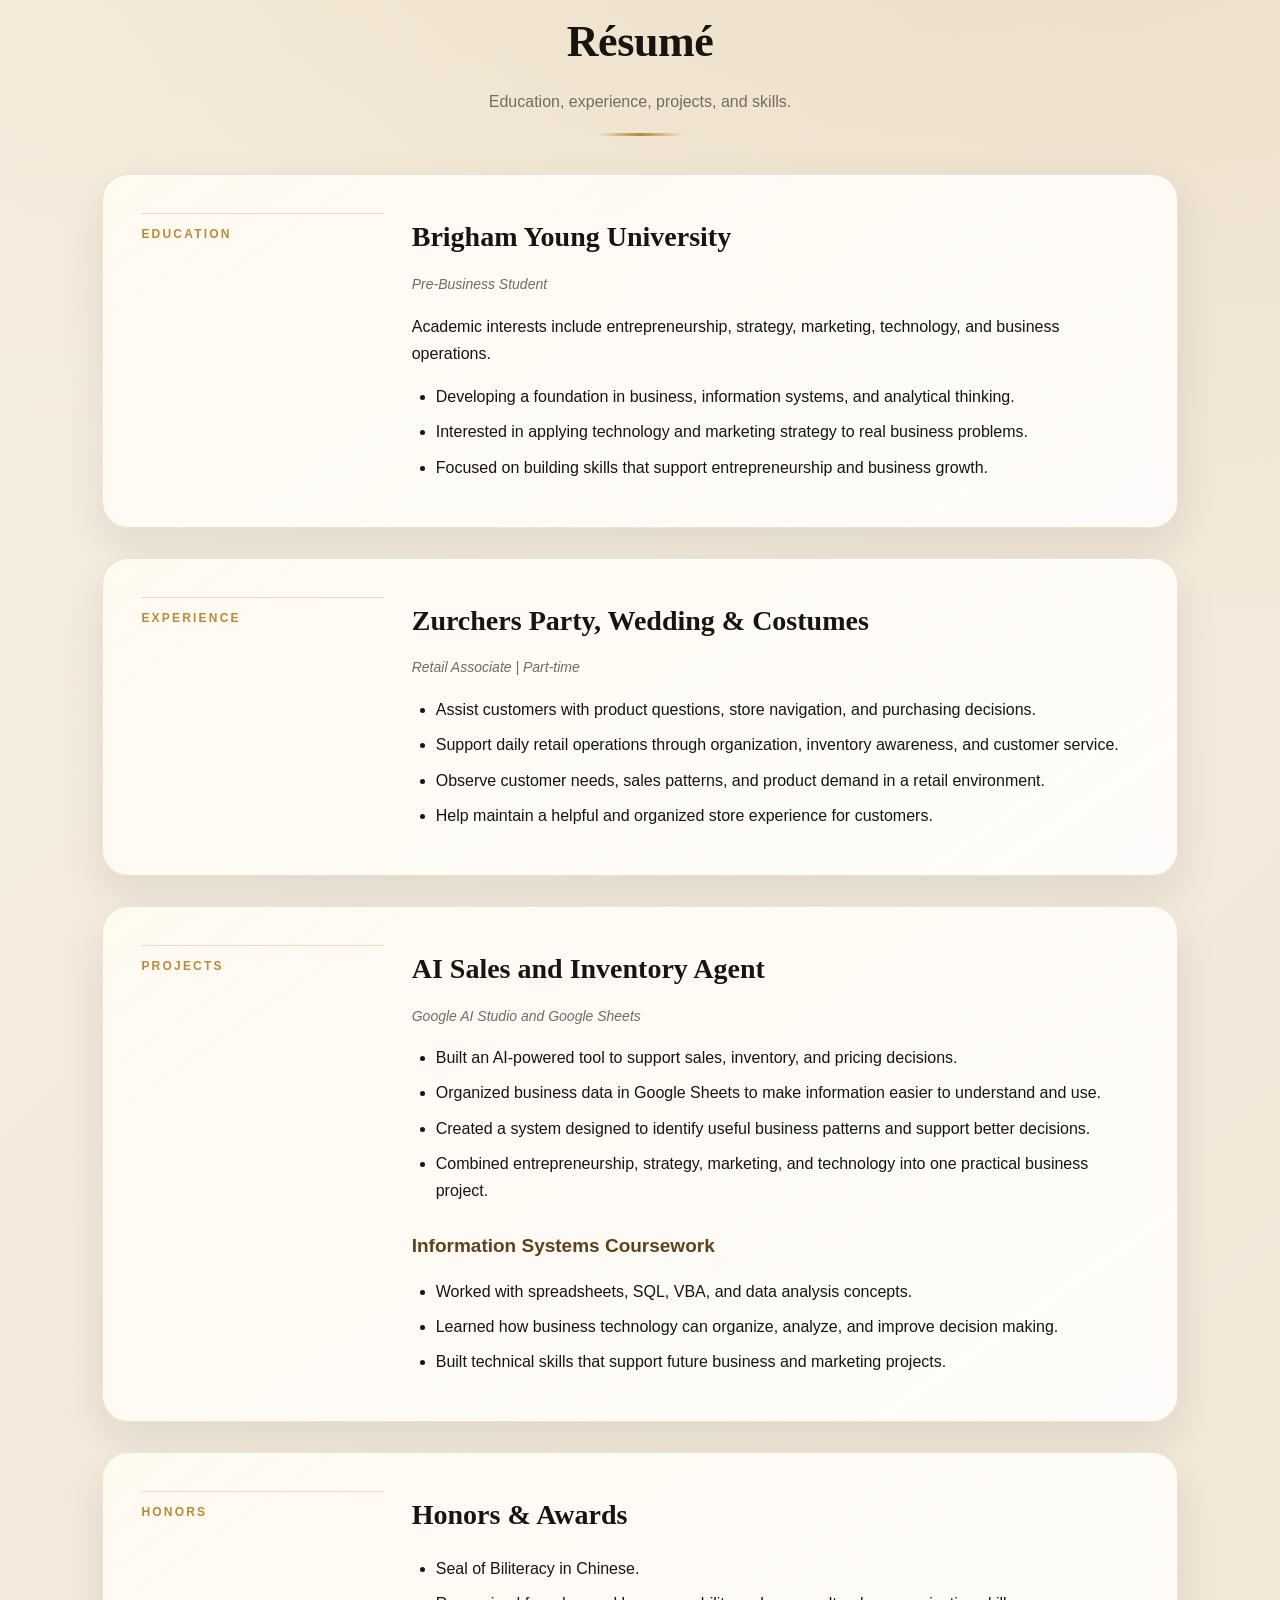
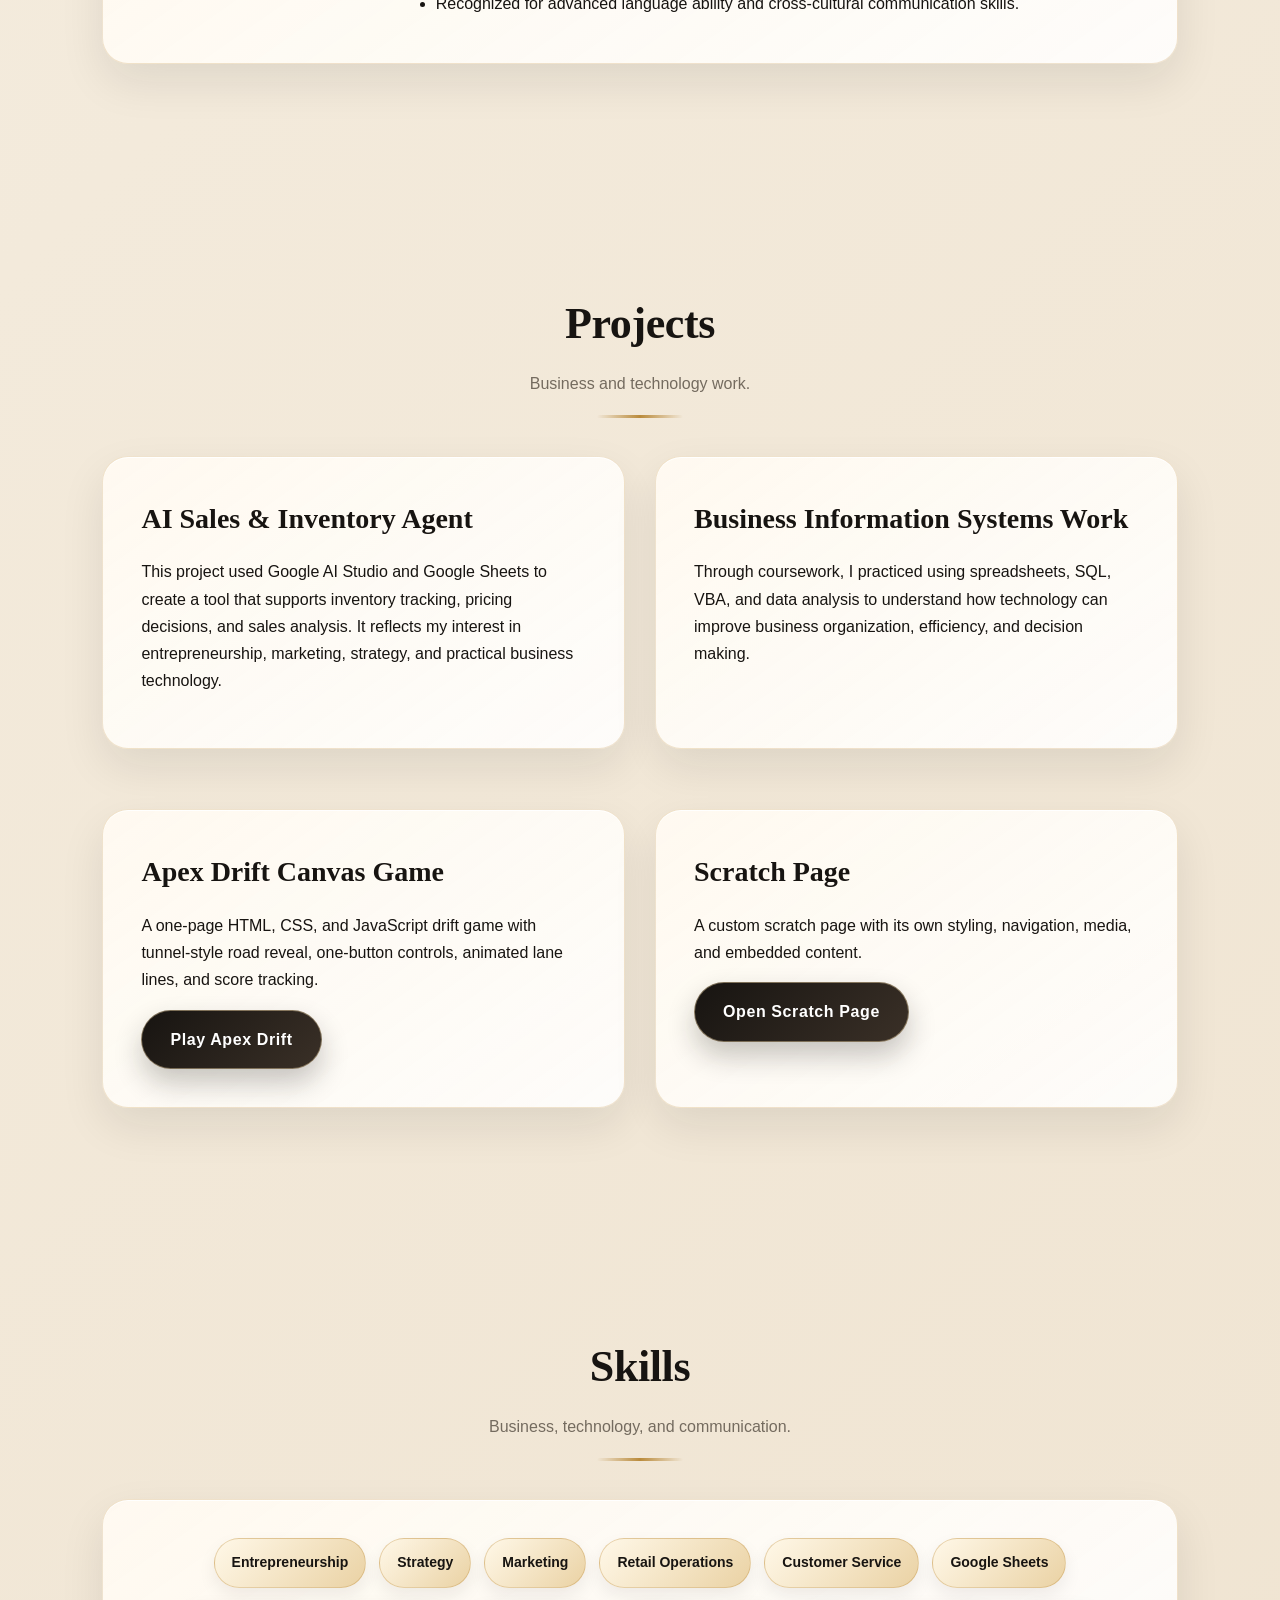
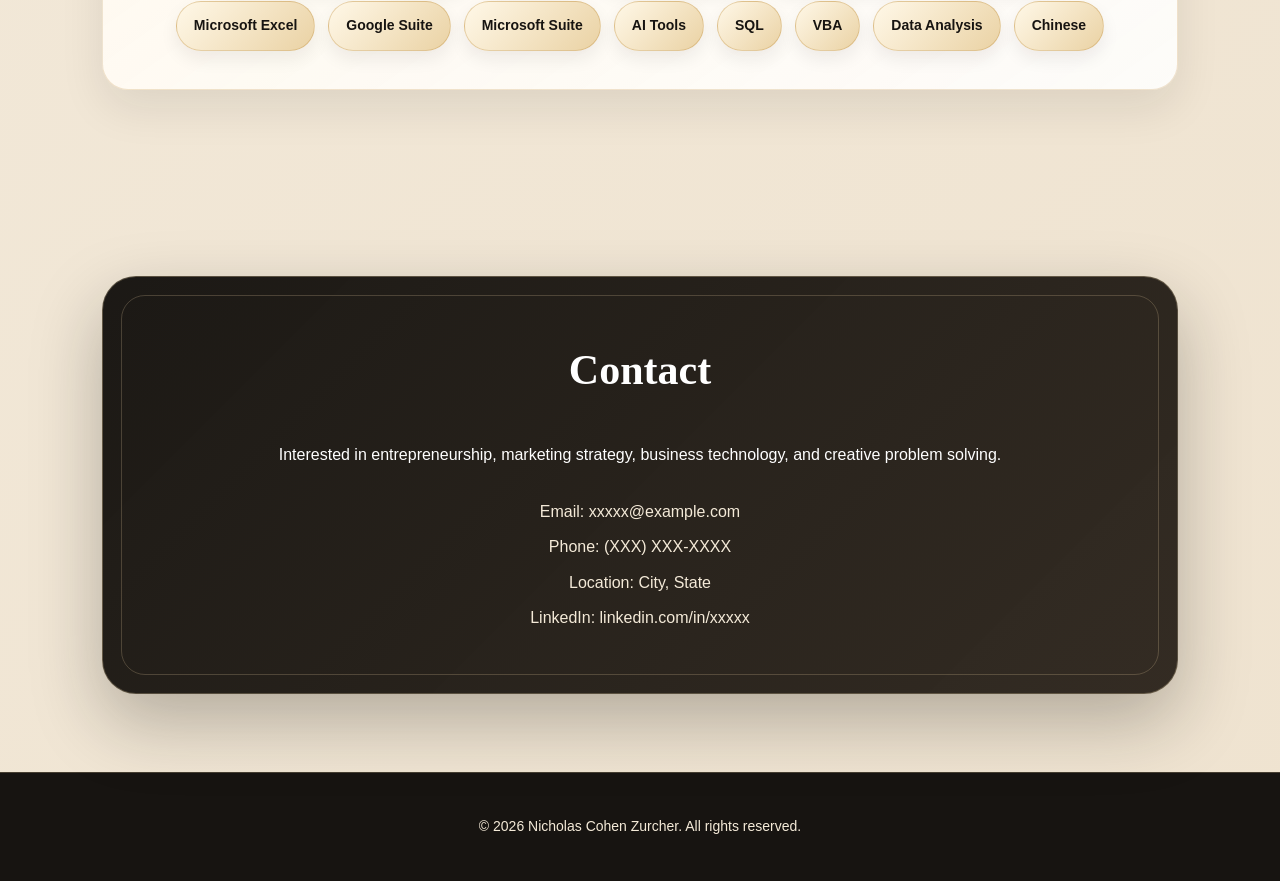
<file: resume.html>
<!DOCTYPE html>
<style>
    * {
        box-sizing: border-box;
        scroll-behavior: smooth;
    }
    
    :root {
        --black: #171411;
        --charcoal: #26211c;
        --cream: #f7f1e6;
        --paper: #fffaf1;
        --gold: #b98a3b;
        --light-gold: #ead2a4;
        --muted: #746b5f;
        --border: rgba(185, 138, 59, 0.28);
    }

    body {
        margin: 0;
        font-family: Arial, Helvetica, sans-serif;
        background:
            radial-gradient(circle at 15% 10%, rgba(234, 210, 164, 0.45), transparent 28%),
            radial-gradient(circle at 85% 20%, rgba(185, 138, 59, 0.18), transparent 24%),
            linear-gradient(135deg, #f7f1e6, #efe3d0);
        color: var(--black);
        line-height: 1.7;
    }

    body::before {
        content: "";
        position: fixed;
        inset: 0;
        pointer-events: none;
        background-image:
            linear-gradient(rgba(185, 138, 59, 0.035) 1px, transparent 1px),
            linear-gradient(90deg, rgba(185, 138, 59, 0.035) 1px, transparent 1px);
        background-size: 34px 34px;
        opacity: 0.55;
    }

    .navbar {
        background: rgba(23, 20, 17, 0.94);
        padding: 18px 8%;
        position: sticky;
        top: 0;
        z-index: 1000;
        box-shadow: 0 10px 30px rgba(0, 0, 0, 0.28);
        backdrop-filter: blur(12px);
        border-bottom: 1px solid rgba(234, 210, 164, 0.25);
    }

    .nav-container {
        max-width: 1180px;
        margin: auto;
        display: flex;
        justify-content: space-between;
        align-items: center;
    }

    .brand {
        color: #ffffff;
        font-family: Georgia, "Times New Roman", serif;
        font-size: 21px;
        letter-spacing: 1px;
        text-decoration: none;
    }

    .brand span {
        color: var(--light-gold);
    }

    .nav-links a {
        color: #f5efe4;
        text-decoration: none;
        margin-left: 26px;
        font-size: 13px;
        letter-spacing: 1.4px;
        text-transform: uppercase;
        transition: 0.25s ease;
    }

    .nav-links a:hover {
        color: var(--light-gold);
    }

    .hero {
        min-height: 88vh;
        padding: 105px 8% 95px;
        display: flex;
        align-items: center;
        position: relative;
        overflow: hidden;
    }

    .hero::after {
        content: "";
        position: absolute;
        right: -120px;
        top: 80px;
        width: 430px;
        height: 430px;
        border: 1px solid rgba(185, 138, 59, 0.28);
        border-radius: 50%;
        box-shadow:
            inset 0 0 0 28px rgba(255, 250, 241, 0.35),
            inset 0 0 0 56px rgba(185, 138, 59, 0.08);
    }

    .hero-content {
        width: 100%;
        max-width: 1180px;
        margin: auto;
        display: grid;
        grid-template-columns: 1.35fr 0.9fr;
        gap: 60px;
        align-items: center;
        position: relative;
        z-index: 2;
    }

    .eyebrow {
        display: inline-block;
        color: var(--gold);
        font-weight: bold;
        letter-spacing: 3px;
        text-transform: uppercase;
        font-size: 12px;
        margin-bottom: 18px;
        border: 1px solid var(--border);
        padding: 8px 14px;
        border-radius: 999px;
        background: rgba(255, 250, 241, 0.55);
    }

    .hero h1 {
        font-family: Georgia, "Times New Roman", serif;
        font-size: 72px;
        margin: 0 0 18px;
        line-height: 0.98;
        color: var(--black);
        letter-spacing: -1.5px;
    }

    .hero h2 {
        font-size: 22px;
        font-weight: 500;
        color: var(--muted);
        margin: 0 0 24px;
    }

    .hero p {
        font-size: 18px;
        max-width: 740px;
        margin-bottom: 34px;
        color: #41382f;
    }

    .accent-line {
        width: 110px;
        height: 4px;
        background: linear-gradient(90deg, var(--gold), var(--light-gold), var(--gold));
        margin: 26px 0;
        border-radius: 999px;
    }

    .button {
        display: inline-block;
        background: linear-gradient(135deg, #171411, #3a3027);
        color: #ffffff;
        text-decoration: none;
        padding: 15px 28px;
        border-radius: 999px;
        font-weight: bold;
        letter-spacing: 0.6px;
        border: 1px solid rgba(234, 210, 164, 0.45);
        box-shadow: 0 14px 28px rgba(23, 20, 17, 0.24);
        transition: 0.25s ease;
    }

    .button:hover {
        transform: translateY(-3px);
        box-shadow: 0 18px 35px rgba(23, 20, 17, 0.32);
    }

    .hero-card {
        background:
            linear-gradient(145deg, rgba(255, 250, 241, 0.94), rgba(247, 241, 230, 0.88));
        border: 1px solid var(--border);
        border-radius: 32px;
        padding: 42px;
        box-shadow:
            0 24px 60px rgba(23, 20, 17, 0.18),
            inset 0 1px 0 rgba(255, 255, 255, 0.85);
        position: relative;
    }

    .monogram {
        width: 82px;
        height: 82px;
        border-radius: 50%;
        border: 1px solid var(--gold);
        display: flex;
        align-items: center;
        justify-content: center;
        font-family: Georgia, "Times New Roman", serif;
        font-size: 31px;
        color: var(--gold);
        margin-bottom: 24px;
        background: rgba(255, 255, 255, 0.42);
    }

    .hero-card h3 {
        margin-top: 0;
        color: var(--black);
        font-family: Georgia, "Times New Roman", serif;
        font-size: 29px;
    }

    .hero-card ul {
        padding-left: 20px;
        margin-bottom: 0;
    }

    .hero-card li {
        margin-bottom: 11px;
    }

    .container {
        width: 84%;
        max-width: 1180px;
        margin: auto;
        padding: 78px 0;
        position: relative;
        z-index: 2;
    }

    .section-heading {
        margin-bottom: 38px;
        text-align: center;
    }

    .section-heading h2 {
        font-family: Georgia, "Times New Roman", serif;
        font-size: 44px;
        color: var(--black);
        margin-bottom: 8px;
        letter-spacing: -0.4px;
    }

    .section-heading p {
        color: var(--muted);
        margin-top: 0;
        font-size: 16px;
    }

    .section-heading::after {
        content: "";
        display: block;
        width: 86px;
        height: 3px;
        background: linear-gradient(90deg, transparent, var(--gold), transparent);
        margin: 18px auto 0;
        border-radius: 999px;
    }

    .card {
        background:
            linear-gradient(145deg, rgba(255, 250, 241, 0.96), rgba(255, 255, 255, 0.86));
        padding: 38px;
        margin-bottom: 30px;
        border-radius: 26px;
        box-shadow:
            0 18px 45px rgba(23, 20, 17, 0.09),
            inset 0 1px 0 rgba(255, 255, 255, 0.92);
        border: 1px solid rgba(185, 138, 59, 0.22);
        transition: 0.25s ease;
    }

    .card:hover {
        transform: translateY(-4px);
        box-shadow:
            0 24px 56px rgba(23, 20, 17, 0.13),
            inset 0 1px 0 rgba(255, 255, 255, 0.92);
    }

    .card h3 {
        color: var(--black);
        margin-top: 0;
        margin-bottom: 12px;
        font-family: Georgia, "Times New Roman", serif;
        font-size: 28px;
    }

    .card h4 {
        color: #5f421d;
        margin-bottom: 7px;
        font-size: 19px;
    }

    .small-label {
        color: var(--muted);
        font-size: 14px;
        margin-top: 0;
        margin-bottom: 16px;
        font-style: italic;
    }

    .two-column {
        display: grid;
        grid-template-columns: 1fr 1fr;
        gap: 30px;
    }

    ul {
        padding-left: 24px;
        margin-bottom: 0;
    }

    li {
        margin-bottom: 8px;
    }

    .resume-grid {
        display: grid;
        grid-template-columns: 0.8fr 2.4fr;
        gap: 28px;
        align-items: start;
    }

    .resume-side {
        font-weight: bold;
        color: var(--gold);
        text-transform: uppercase;
        letter-spacing: 2.2px;
        font-size: 12px;
        padding-top: 10px;
        border-top: 1px solid var(--border);
    }

    .skills {
        display: flex;
        flex-wrap: wrap;
        gap: 13px;
        justify-content: center;
    }

    .skills span {
        display: inline-block;
        background:
            linear-gradient(135deg, #fff8e8, #ead2a4);
        color: var(--black);
        padding: 12px 17px;
        border-radius: 999px;
        font-weight: bold;
        font-size: 14px;
        border: 1px solid rgba(185, 138, 59, 0.35);
        box-shadow: 0 8px 18px rgba(23, 20, 17, 0.07);
    }

    .contact-section {
        background:
            linear-gradient(135deg, rgba(23, 20, 17, 0.98), rgba(45, 37, 29, 0.97));
        color: #ffffff;
        border-radius: 34px;
        padding: 58px;
        text-align: center;
        box-shadow: 0 28px 70px rgba(23, 20, 17, 0.28);
        border: 1px solid rgba(234, 210, 164, 0.28);
        position: relative;
        overflow: hidden;
    }

    .contact-section::before {
        content: "";
        position: absolute;
        inset: 18px;
        border: 1px solid rgba(234, 210, 164, 0.22);
        border-radius: 24px;
        pointer-events: none;
    }

    .contact-section h2 {
        margin-top: 0;
        font-family: Georgia, "Times New Roman", serif;
        font-size: 42px;
        position: relative;
        z-index: 2;
    }

    .contact-section p,
    .contact-info {
        position: relative;
        z-index: 2;
    }

    .contact-info {
        margin-top: 26px;
        line-height: 2.2;
        color: #f4ead8;
    }

    footer {
        background-color: var(--black);
        color: #f4ead8;
        text-align: center;
        padding: 28px;
        font-size: 14px;
        border-top: 1px solid rgba(234, 210, 164, 0.22);
    }

    @media (max-width: 850px) {
        .hero {
            min-height: auto;
            padding: 78px 7%;
        }

        .hero-content,
        .two-column,
        .resume-grid {
            grid-template-columns: 1fr;
        }

        .hero h1 {
            font-size: 46px;
        }

        .nav-container {
            flex-direction: column;
            gap: 14px;
        }

        .nav-links {
            text-align: center;
        }

        .nav-links a {
            margin: 0 8px;
            display: inline-block;
            padding: 4px 0;
        }

        .container {
            width: 90%;
            padding: 58px 0;
        }

        .contact-section {
            padding: 42px 26px;
        }
    }
</style>
<nav class="navbar">
    <div class="nav-container">
        <a class="brand" href="#home">Nicholas <span>Zurcher</span></a>

        <div class="nav-links">
            <a href="#intro">Intro</a>
            <a href="#resume">Résumé</a>
            <a href="#projects">Projects</a>
            <a href="#scratch">Scratch</a>
            <a href="#skills">Skills</a>
            <a href="#contact">Contact</a>
        </div>
    </div>
</nav>

<header id="home" class="hero">
    <div class="hero-content">
        <div>
            <div class="eyebrow">Business • Marketing • Technology</div>
            <h1>Nicholas Cohen Zurcher</h1>
            <div class="accent-line"></div>
            <h2>Pre-Business Student | Entrepreneurship, Strategy & Marketing</h2>
            <p>
                I am interested in building businesses, understanding customer needs, and using technology
                to improve the way companies make decisions. My background includes retail experience,
                business coursework, and an AI-supported sales and inventory project.
            </p>
            <a href="#resume" class="button">View Résumé</a>
        </div>

        <div class="hero-card">
            <div class="monogram">NZ</div>
            <h3>Focus Areas</h3>
            <ul>
                <li>Entrepreneurship</li>
                <li>Business Strategy</li>
                <li>Marketing</li>
                <li>AI Business Tools</li>
                <li>Retail Operations</li>
            </ul>
        </div>
    </div>
</header>

<main>

    <section id="intro" class="container">
        <div class="section-heading">
            <h2>Intro</h2>
            <p>Business, marketing, and technology interests.</p>
        </div>

        <div class="card">
            <p>
                I am a pre-business student at Brigham Young University with interests in entrepreneurship,
                strategy, marketing, and technology. I enjoy solving real business problems, organizing
                information, and finding practical ways to help companies make better decisions.
            </p>

            <p>
                My experience includes retail operations, customer service, sales observation, and building
                an AI-supported sales and inventory tool. I am especially interested in how marketing,
                strategy, and technology can work together to help businesses grow.
            </p>
        </div>
    </section>

    <section id="resume" class="container">
        <div class="section-heading">
            <h2>Résumé</h2>
            <p>Education, experience, projects, and skills.</p>
        </div>

        <div class="card resume-grid">
            <div class="resume-side">Education</div>
            <div>
                <h3>Brigham Young University</h3>
                <p class="small-label">Pre-Business Student</p>
                <p>
                    Academic interests include entrepreneurship, strategy, marketing, technology,
                    and business operations.
                </p>
                <ul>
                    <li>Developing a foundation in business, information systems, and analytical thinking.</li>
                    <li>Interested in applying technology and marketing strategy to real business problems.</li>
                    <li>Focused on building skills that support entrepreneurship and business growth.</li>
                </ul>
            </div>
        </div>

        <div class="card resume-grid">
            <div class="resume-side">Experience</div>
            <div>
                <h3>Zurchers Party, Wedding & Costumes</h3>
                <p class="small-label">Retail Associate | Part-time</p>
                <ul>
                    <li>Assist customers with product questions, store navigation, and purchasing decisions.</li>
                    <li>Support daily retail operations through organization, inventory awareness, and customer service.</li>
                    <li>Observe customer needs, sales patterns, and product demand in a retail environment.</li>
                    <li>Help maintain a helpful and organized store experience for customers.</li>
                </ul>
            </div>
        </div>

        <div class="card resume-grid">
            <div class="resume-side">Projects</div>
            <div>
                <h3>AI Sales and Inventory Agent</h3>
                <p class="small-label">Google AI Studio and Google Sheets</p>
                <ul>
                    <li>Built an AI-powered tool to support sales, inventory, and pricing decisions.</li>
                    <li>Organized business data in Google Sheets to make information easier to understand and use.</li>
                    <li>Created a system designed to identify useful business patterns and support better decisions.</li>
                    <li>Combined entrepreneurship, strategy, marketing, and technology into one practical business project.</li>
                </ul>

                <h4>Information Systems Coursework</h4>
                <ul>
                    <li>Worked with spreadsheets, SQL, VBA, and data analysis concepts.</li>
                    <li>Learned how business technology can organize, analyze, and improve decision making.</li>
                    <li>Built technical skills that support future business and marketing projects.</li>
                </ul>
            </div>
        </div>

        <div class="card resume-grid">
            <div class="resume-side">Honors</div>
            <div>
                <h3>Honors & Awards</h3>
                <ul>
                    <li>Seal of Biliteracy in Chinese.</li>
                    <li>Recognized for advanced language ability and cross-cultural communication skills.</li>
                </ul>
            </div>
        </div>
    </section>

    <section id="projects" class="container">
        <div class="section-heading">
            <h2>Projects</h2>
            <p>Business and technology work.</p>
        </div>

        <div class="two-column">
            <div class="card">
                <h3>AI Sales & Inventory Agent</h3>
                <p>
                    This project used Google AI Studio and Google Sheets to create a tool that supports
                    inventory tracking, pricing decisions, and sales analysis. It reflects my interest
                    in entrepreneurship, marketing, strategy, and practical business technology.
                </p>
            </div>

            <div class="card">
                <h3>Business Information Systems Work</h3>
                <p>
                    Through coursework, I practiced using spreadsheets, SQL, VBA, and data analysis to
                    understand how technology can improve business organization, efficiency, and decision making.
                </p>
            </div>

            <div class="card">
                <h3>Apex Drift Canvas Game</h3>
                <p>
                    A one-page HTML, CSS, and JavaScript drift game with tunnel-style road reveal,
                    one-button controls, animated lane lines, and score tracking.
                </p>
                <a href="drift.html" class="button">Play Apex Drift</a>
            </div>

            <div id="scratch" class="card">
                <h3>Scratch Page</h3>
                <p>
                    A custom scratch page with its own styling, navigation, media, and embedded content.
                </p>
                <a href="index.html" class="button">Open Scratch Page</a>
            </div>
        </div>
    </section>

    <section id="skills" class="container">
        <div class="section-heading">
            <h2>Skills</h2>
            <p>Business, technology, and communication.</p>
        </div>

        <div class="card">
            <div class="skills">
                <span>Entrepreneurship</span>
                <span>Strategy</span>
                <span>Marketing</span>
                <span>Retail Operations</span>
                <span>Customer Service</span>
                <span>Google Sheets</span>
                <span>Microsoft Excel</span>
                <span>Google Suite</span>
                <span>Microsoft Suite</span>
                <span>AI Tools</span>
                <span>SQL</span>
                <span>VBA</span>
                <span>Data Analysis</span>
                <span>Chinese</span>
            </div>
        </div>
    </section>

    <section id="contact" class="container">
        <div class="contact-section">
            <h2>Contact</h2>
            <p>
                Interested in entrepreneurship, marketing strategy, business technology,
                and creative problem solving.
            </p>

            <div class="contact-info">
                <div>Email: xxxxx@example.com</div>
                <div>Phone: (XXX) XXX-XXXX</div>
                <div>Location: City, State</div>
                <div>LinkedIn: linkedin.com/in/xxxxx</div>
            </div>
        </div>
    </section>

</main>

<footer>
    <p>&copy; 2026 Nicholas Cohen Zurcher. All rights reserved.</p>
</footer>
</file>
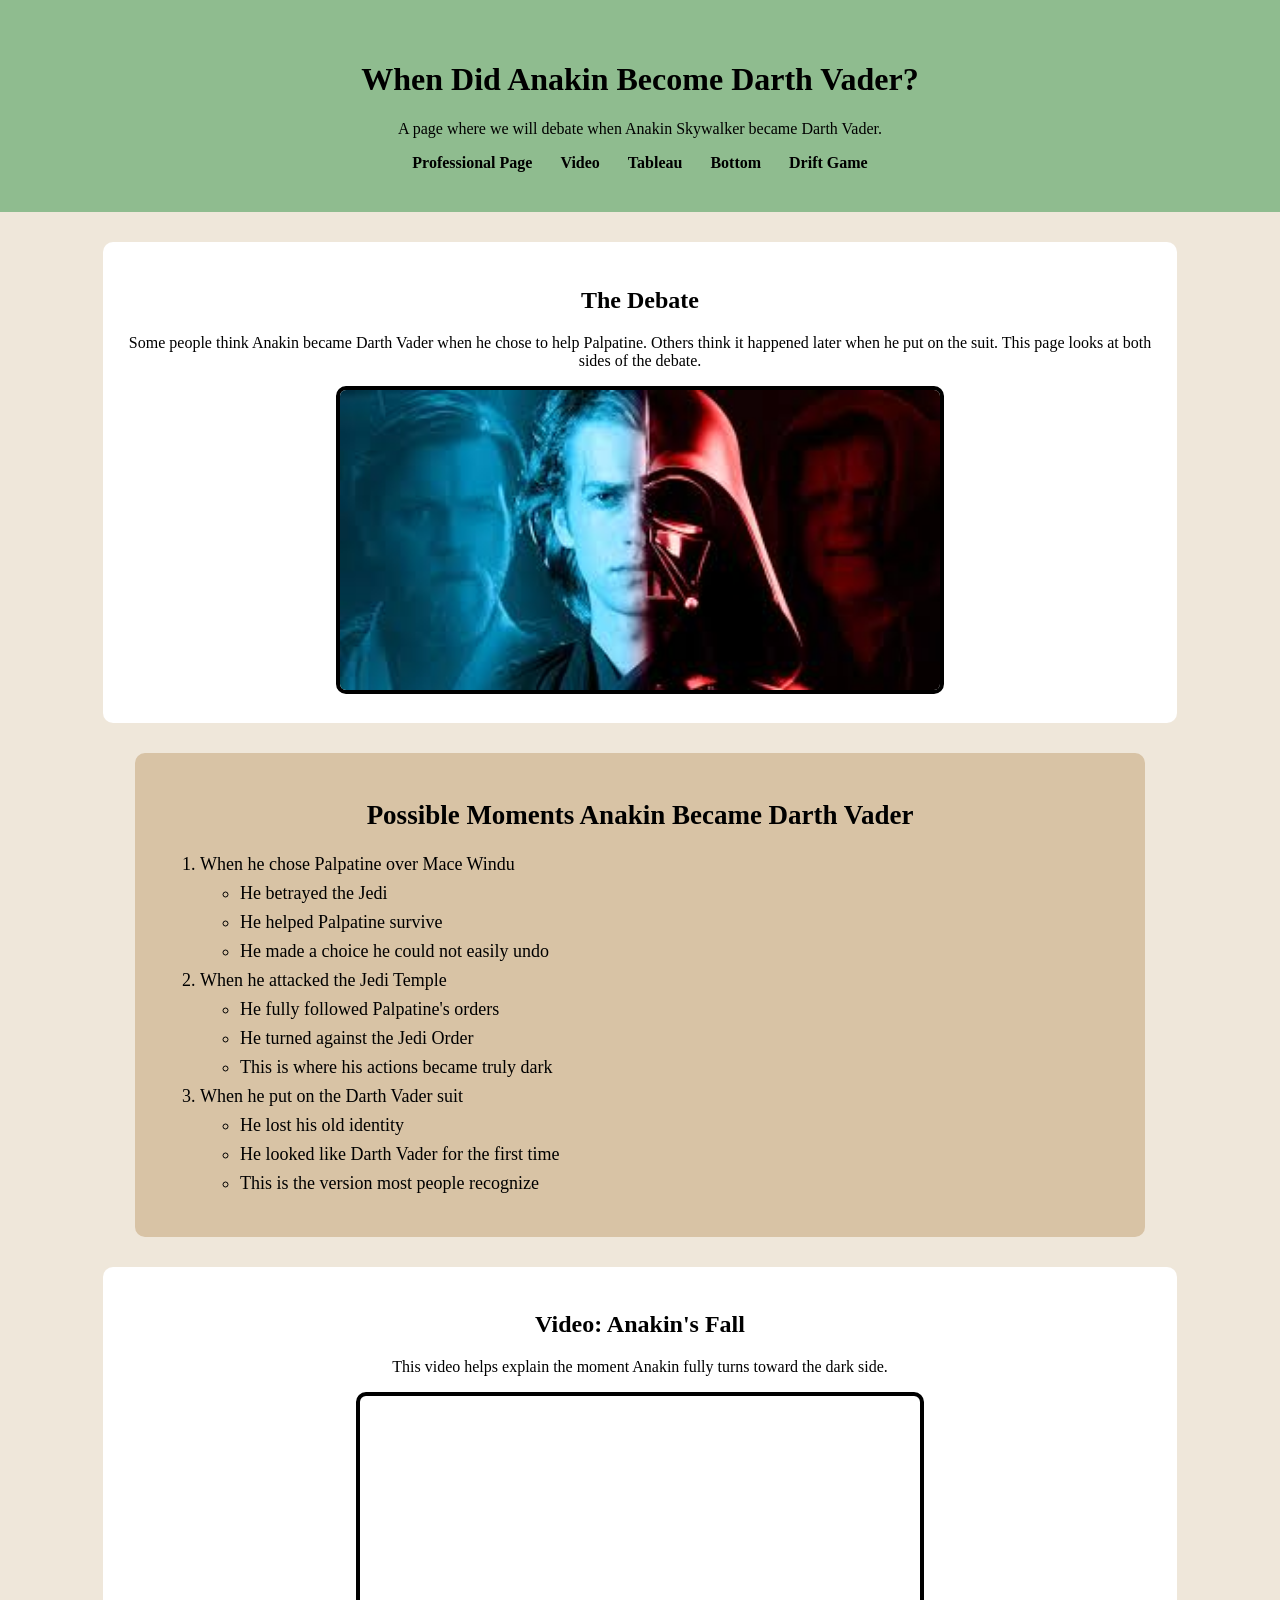
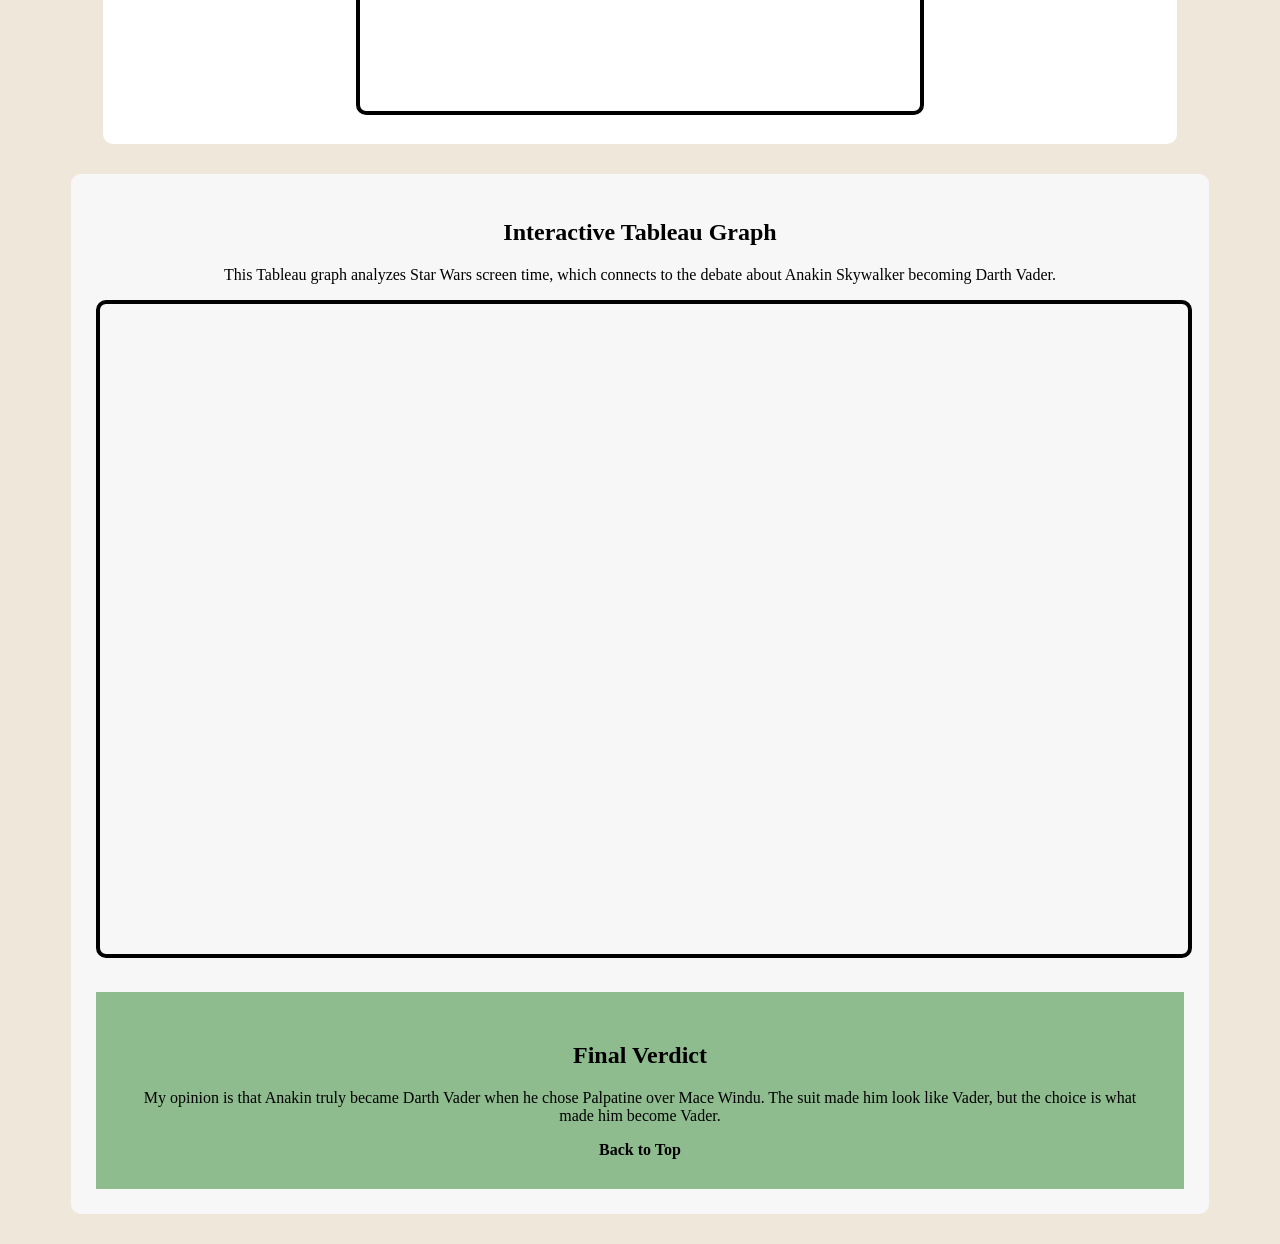
<file: scratch.html>
<!DOCTYPE html>
<html lang="en">
    <head>
        <meta charset="UTF-8">
        <title>When Did Anakin Become Darth Vader?</title>
        <link rel="stylesheet" href="scratch.css">
    </head>

    <body>
        <div class="header" id="top">
            <h1>When Did Anakin Become Darth Vader?</h1>
            <p>A page where we will debate when Anakin Skywalker became Darth Vader.</p>

            <nav>
    <a href="resume.html">Professional Page</a>
    <a href="#video">Video</a>
    <a href="#tableau">Tableau</a>
    <a href="#bottom">Bottom</a>
    <a href="drift.html">Drift Game</a>
</nav>
        </div>

        <div class="maincontent">
            <h2>The Debate</h2>
            <p>
                Some people think Anakin became Darth Vader when he chose to help Palpatine.
                Others think it happened later when he put on the suit. This page looks at
                both sides of the debate.
            </p>

            <img src="vader.jpg" alt="Anakin becoming Darth Vader" class="vaderimg">
        </div>

        <div class="listsection">
            <h2>Possible Moments Anakin Became Darth Vader</h2>

            <ol>
                <li>
                    When he chose Palpatine over Mace Windu
                    <ul>
                        <li>He betrayed the Jedi</li>
                        <li>He helped Palpatine survive</li>
                        <li>He made a choice he could not easily undo</li>
                    </ul>
                </li>

                <li>
                    When he attacked the Jedi Temple
                    <ul>
                        <li>He fully followed Palpatine's orders</li>
                        <li>He turned against the Jedi Order</li>
                        <li>This is where his actions became truly dark</li>
                    </ul>
                </li>

                <li>
                    When he put on the Darth Vader suit
                    <ul>
                        <li>He lost his old identity</li>
                        <li>He looked like Darth Vader for the first time</li>
                        <li>This is the version most people recognize</li>
                    </ul>
                </li>
            </ol>
        </div>
        <div class="videosection" id="video">
    <h2>Video: Anakin's Fall</h2>
    <p>
        This video helps explain the moment Anakin fully turns toward the dark side.
    </p>

    <iframe 
        width="560" 
        height="315" 
        src="https://www.youtube.com/embed/qvWv3uosN9E" 
        title="YouTube video player" 
        frameborder="0" 
        allowfullscreen>
    </iframe>
</div>
<div class="tableausection" id="tableau">
    <h2>Interactive Tableau Graph</h2>
    <p>
        This Tableau graph analyzes Star Wars screen time, which connects to the debate about
        Anakin Skywalker becoming Darth Vader.
    </p>

    <iframe 
        src="https://public.tableau.com/views/StarWars-ScreenTimeAnalysis/StarWars?:showVizHome=no&:embed=true"
        width="100%"
        height="650">
    </iframe>
    <div class="footer" id="bottom">
    <h2>Final Verdict</h2>
    <p>
        My opinion is that Anakin truly became Darth Vader when he chose Palpatine over Mace Windu.
        The suit made him look like Vader, but the choice is what made him become Vader.
    </p>

    <a href="#top">Back to Top</a>
</div>
</div>
    </body>
</html>
</file>
<file: scratch.css>
body { 
    background-color: #efe7da;
    font-family: Georgia, 'Times New Roman', Times, serif;
    color: black;
    margin: 0;
    padding: 0;
}

.header {
    background-color: darkseagreen;
    color: black;
    text-align: center;
    padding: 40px;
}

nav a {
    color: black;
    text-decoration: none;
    margin: 0 12px;
    font-weight: bold;
}

nav a:hover {
    color: white;
    text-decoration: underline;
}

.maincontent {
    background-color: white;
    width: 80%;
    margin: 30px auto;
    padding: 25px;
    border-radius: 10px;
    text-align: center;
}

.vaderimg {
    width: 70%;
    max-width: 600px;
    border: 4px solid black;
    border-radius: 10px;
}

.listsection {
    background-color: #d8c3a5;
    width: 75%;
    margin: 30px auto;
    padding: 25px;
    border-radius: 10px;
    font-size: 18px;
}

.listsection h2 {
    text-align: center;
}

.listsection li {
    margin: 8px 0;
}

.videosection {
    background-color: white;
    width: 80%;
    margin: 30px auto;
    padding: 25px;
    border-radius: 10px;
    text-align: center;
}

.videosection iframe {
    max-width: 100%;
    border: 4px solid black;
    border-radius: 10px;
}

.tableausection {
    background-color: #f7f7f7;
    width: 85%;
    margin: 30px auto;
    padding: 25px;
    border-radius: 10px;
    text-align: center;
}

.tableausection iframe {
    border: 4px solid black;
    border-radius: 10px;
}
.footer {
    background-color: darkseagreen;
    color: black;
    text-align: center;
    padding: 30px;
    margin-top: 30px;
}

.footer a {
    color: black;
    font-weight: bold;
    text-decoration: none;
}

.footer a:hover {
    color: white;
    text-decoration: underline;
}
</file>
